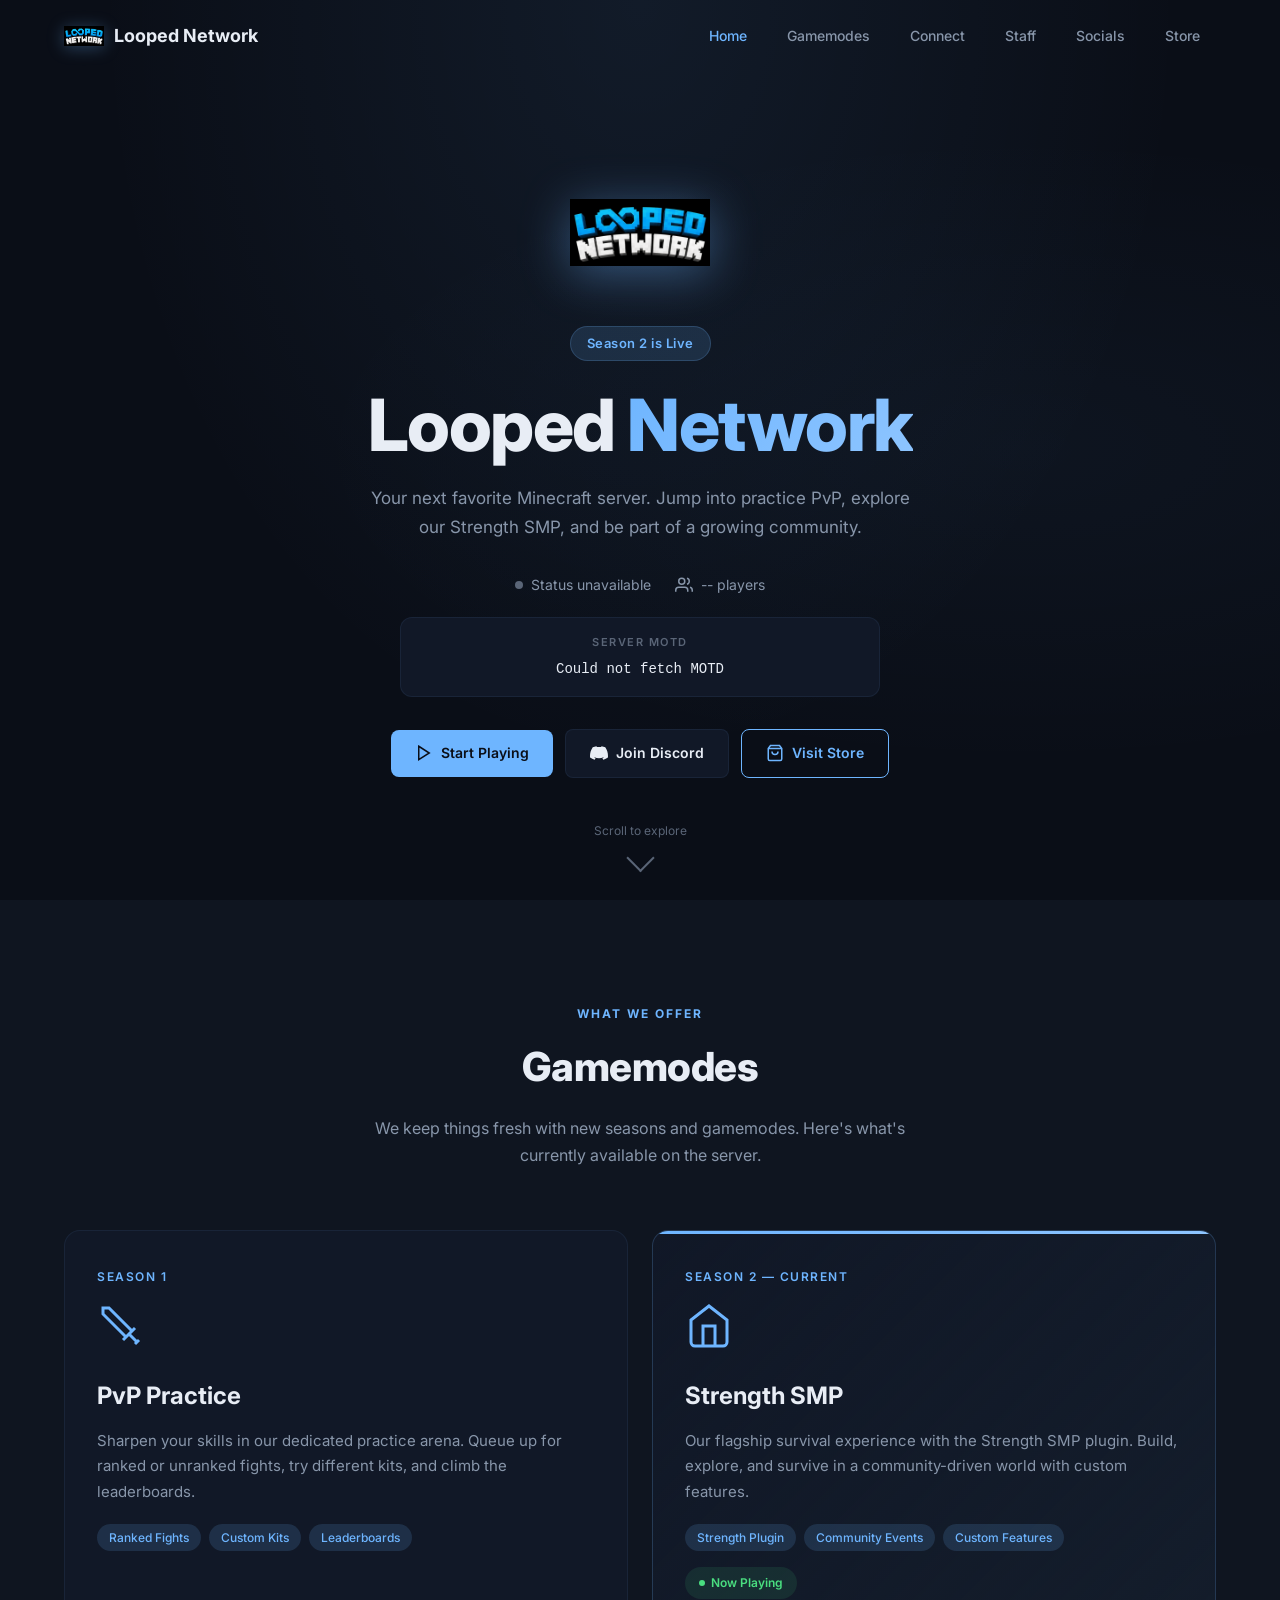
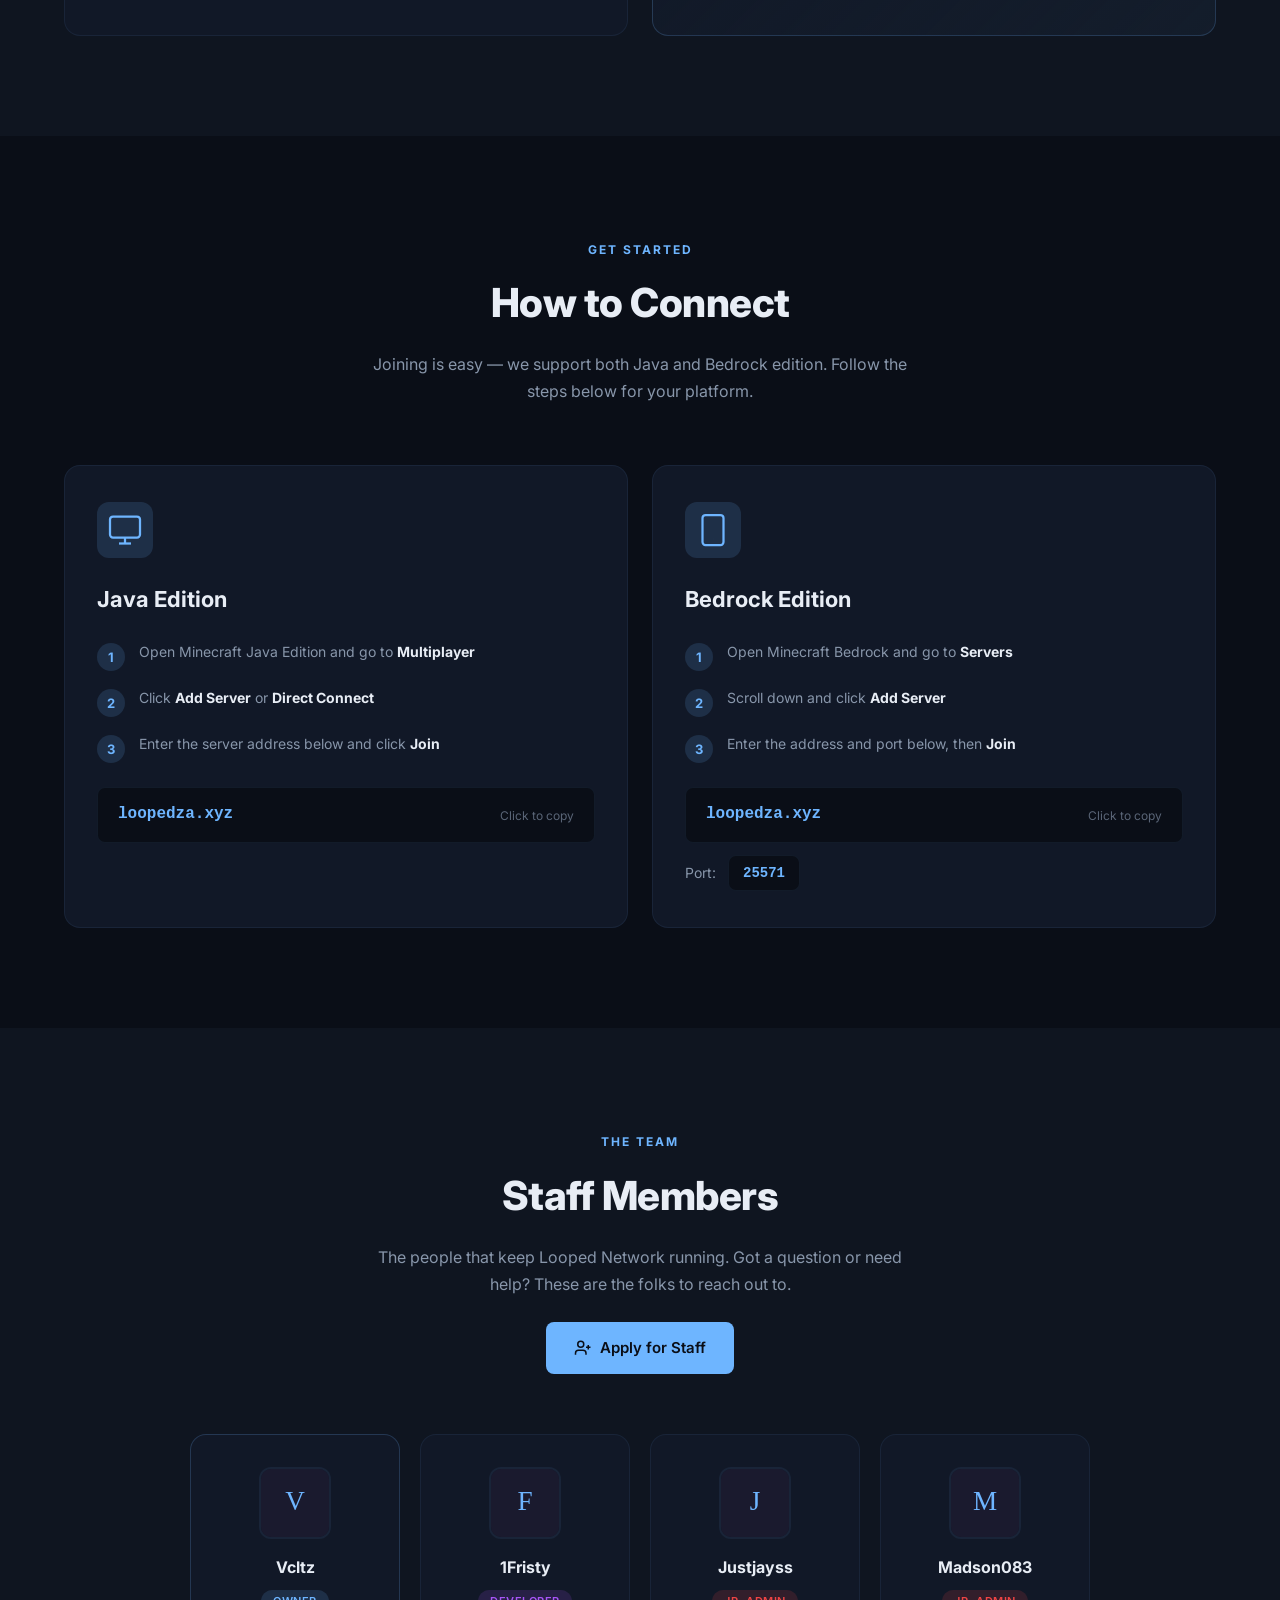
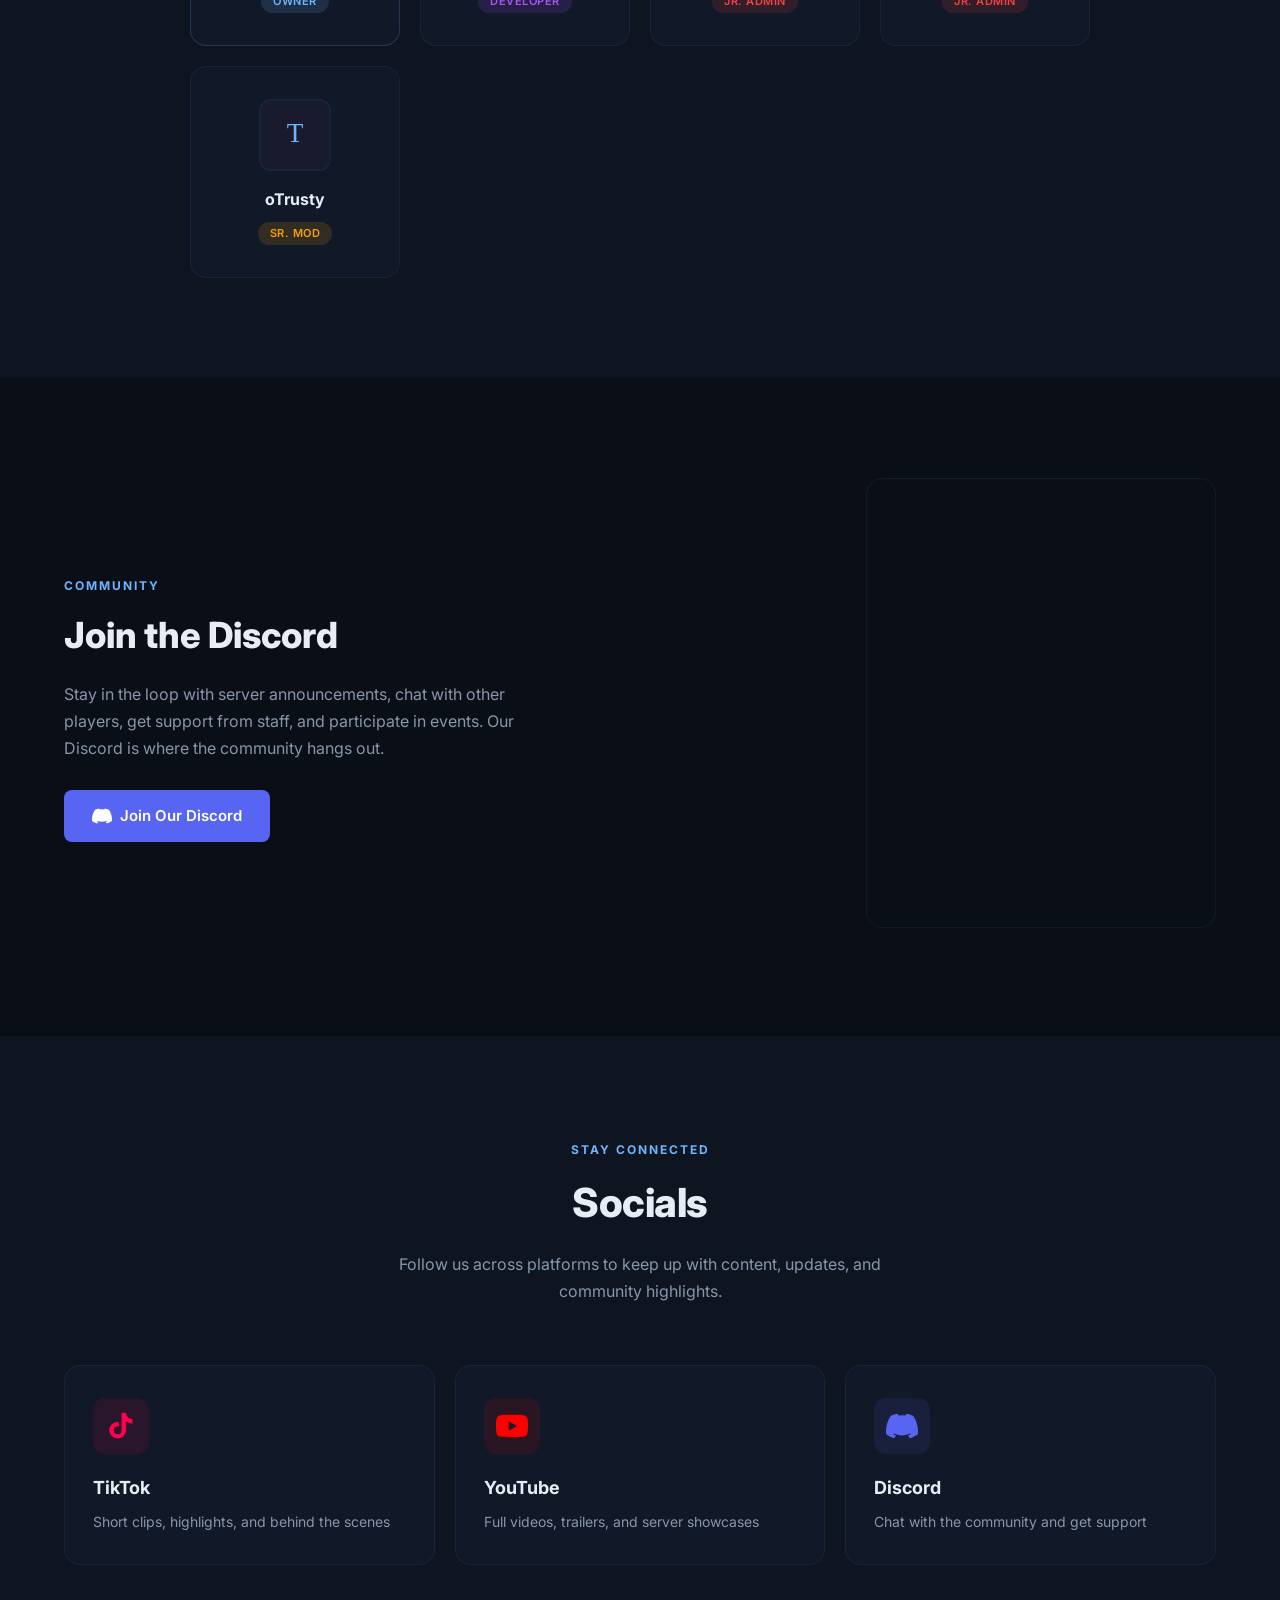
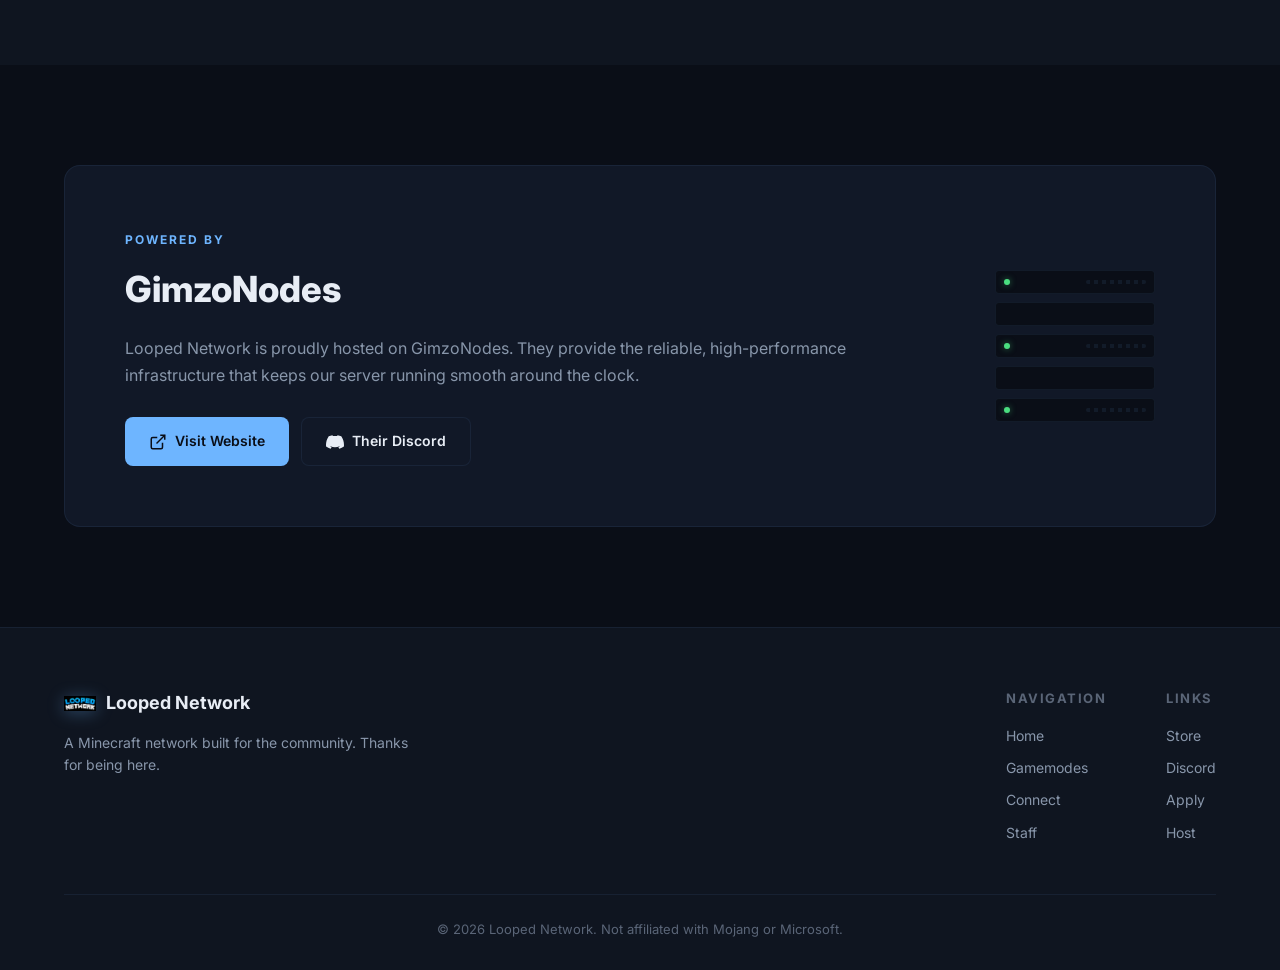
<file: index.html>
<!DOCTYPE html>
<html lang="en">
<head>
    <meta charset="UTF-8">
    <meta name="viewport" content="width=device-width, initial-scale=1.0">
    <title>Looped Network - Minecraft Server</title>
    <link rel="icon" type="image/png" href="logo.png">
    <link rel="apple-touch-icon" href="logo.png">
    <link href="https://fonts.googleapis.com/css2?family=Inter:wght@300;400;500;600;700;800&display=swap" rel="stylesheet">
    <link rel="stylesheet" href="styles.css">
</head>
<body>
    <nav class="navbar" id="navbar">
        <div class="nav-container">
            <a href="#" class="nav-logo">
                <img src="logo.png" alt="Looped Network" class="logo-img">
                <span>Looped Network</span>
            </a>
            <ul class="nav-links" id="navLinks">
                <li><a href="#home">Home</a></li>
                <li><a href="#gamemodes">Gamemodes</a></li>
                <li><a href="#connect">Connect</a></li>
                <li><a href="#staff">Staff</a></li>
                <li><a href="#socials">Socials</a></li>
                <li><a href="store.html">Store</a></li>
            </ul>
            <button class="mobile-toggle" id="mobileToggle" aria-label="Toggle menu">
                <span></span>
                <span></span>
                <span></span>
            </button>
        </div>
    </nav>

    <section class="hero" id="home">
        <div class="hero-bg"></div>
        <div class="hero-particles" id="particles"></div>
        <div class="hero-content">
            <img src="logo.png" alt="Looped Network" class="hero-logo">
            <div class="hero-badge">Season 2 is Live</div>
            <h1>Looped <span class="accent">Network</span></h1>
            <p class="hero-subtitle">Your next favorite Minecraft server. Jump into practice PvP, explore our Strength SMP, and be part of a growing community.</p>
            <div class="server-status" id="serverStatus">
                <div class="status-indicator">
                    <span class="status-dot"></span>
                    <span class="status-text">Fetching status...</span>
                </div>
                <div class="player-count" id="playerCount">
                    <svg width="18" height="18" viewBox="0 0 24 24" fill="none" stroke="currentColor" stroke-width="2"><path d="M17 21v-2a4 4 0 0 0-4-4H5a4 4 0 0 0-4 4v2"/><circle cx="9" cy="7" r="4"/><path d="M23 21v-2a4 4 0 0 0-3-3.87"/><path d="M16 3.13a4 4 0 0 1 0 7.75"/></svg>
                    <span>-- players online</span>
                </div>
            </div>
            <div class="motd-preview" id="motdPreview">
                <div class="motd-label">Server MOTD</div>
                <div class="motd-content" id="motdContent">
                    <span class="motd-line">Loading MOTD...</span>
                </div>
            </div>
            <div class="hero-buttons">
                <a href="#connect" class="btn btn-primary">
                    <svg width="18" height="18" viewBox="0 0 24 24" fill="none" stroke="currentColor" stroke-width="2"><polygon points="5 3 19 12 5 21 5 3"/></svg>
                    Start Playing
                </a>
                <a href="https://discord.gg/Pe7t64aJJ9" target="_blank" class="btn btn-secondary">
                    <svg width="18" height="18" viewBox="0 0 24 24" fill="currentColor"><path d="M20.317 4.37a19.791 19.791 0 0 0-4.885-1.515.074.074 0 0 0-.079.037c-.21.375-.444.864-.608 1.25a18.27 18.27 0 0 0-5.487 0 12.64 12.64 0 0 0-.617-1.25.077.077 0 0 0-.079-.037A19.736 19.736 0 0 0 3.677 4.37a.07.07 0 0 0-.032.027C.533 9.046-.32 13.58.099 18.057a.082.082 0 0 0 .031.057 19.9 19.9 0 0 0 5.993 3.03.078.078 0 0 0 .084-.028 14.09 14.09 0 0 0 1.226-1.994.076.076 0 0 0-.041-.106 13.107 13.107 0 0 1-1.872-.892.077.077 0 0 1-.008-.128 10.2 10.2 0 0 0 .372-.292.074.074 0 0 1 .077-.01c3.928 1.793 8.18 1.793 12.062 0a.074.074 0 0 1 .078.01c.12.098.246.198.373.292a.077.077 0 0 1-.006.127 12.299 12.299 0 0 1-1.873.892.077.077 0 0 0-.041.107c.36.698.772 1.362 1.225 1.993a.076.076 0 0 0 .084.028 19.839 19.839 0 0 0 6.002-3.03.077.077 0 0 0 .032-.054c.5-5.177-.838-9.674-3.549-13.66a.061.061 0 0 0-.031-.03z"/></svg>
                    Join Discord
                </a>
                <a href="https://store.loopedza.xyz" target="_blank" class="btn btn-outline">
                    <svg width="18" height="18" viewBox="0 0 24 24" fill="none" stroke="currentColor" stroke-width="2"><path d="M6 2L3 6v14a2 2 0 0 0 2 2h14a2 2 0 0 0 2-2V6l-3-4z"/><line x1="3" y1="6" x2="21" y2="6"/><path d="M16 10a4 4 0 0 1-8 0"/></svg>
                    Visit Store
                </a>
            </div>
        </div>
        <div class="scroll-indicator">
            <span>Scroll to explore</span>
            <div class="scroll-arrow"></div>
        </div>
    </section>

    <section class="section gamemodes-section" id="gamemodes">
        <div class="container">
            <div class="section-header">
                <span class="section-tag">What We Offer</span>
                <h2>Gamemodes</h2>
                <p>We keep things fresh with new seasons and gamemodes. Here's what's currently available on the server.</p>
            </div>
            <div class="gamemodes-grid">
                <div class="gamemode-card">
                    <div class="gamemode-season">Season 1</div>
                    <div class="gamemode-icon">
                        <svg width="48" height="48" viewBox="0 0 24 24" fill="none" stroke="currentColor" stroke-width="1.5"><path d="M14.5 17.5L3 6V3h3l11.5 11.5"/><path d="M13 19l6-6"/><path d="M16 16l4 4"/><path d="M19 21l2-2"/></svg>
                    </div>
                    <h3>PvP Practice</h3>
                    <p>Sharpen your skills in our dedicated practice arena. Queue up for ranked or unranked fights, try different kits, and climb the leaderboards.</p>
                    <div class="gamemode-features">
                        <span>Ranked Fights</span>
                        <span>Custom Kits</span>
                        <span>Leaderboards</span>
                    </div>
                </div>
                <div class="gamemode-card featured">
                    <div class="gamemode-season">Season 2 — Current</div>
                    <div class="gamemode-icon">
                        <svg width="48" height="48" viewBox="0 0 24 24" fill="none" stroke="currentColor" stroke-width="1.5"><path d="M3 9l9-7 9 7v11a2 2 0 0 1-2 2H5a2 2 0 0 1-2-2z"/><polyline points="9 22 9 12 15 12 15 22"/></svg>
                    </div>
                    <h3>Strength SMP</h3>
                    <p>Our flagship survival experience with the Strength SMP plugin. Build, explore, and survive in a community-driven world with custom features.</p>
                    <div class="gamemode-features">
                        <span>Strength Plugin</span>
                        <span>Community Events</span>
                        <span>Custom Features</span>
                    </div>
                    <div class="gamemode-live-badge">
                        <span class="live-dot"></span> Now Playing
                    </div>
                </div>
            </div>
        </div>
    </section>

    <section class="section connect-section" id="connect">
        <div class="container">
            <div class="section-header">
                <span class="section-tag">Get Started</span>
                <h2>How to Connect</h2>
                <p>Joining is easy — we support both Java and Bedrock edition. Follow the steps below for your platform.</p>
            </div>
            <div class="connect-grid">
                <div class="connect-card">
                    <div class="connect-icon java-icon">
                        <svg width="36" height="36" viewBox="0 0 24 24" fill="none" stroke="currentColor" stroke-width="1.5"><rect x="2" y="3" width="20" height="14" rx="2" ry="2"/><line x1="8" y1="21" x2="16" y2="21"/><line x1="12" y1="17" x2="12" y2="21"/></svg>
                    </div>
                    <h3>Java Edition</h3>
                    <div class="connect-steps">
                        <div class="step">
                            <span class="step-num">1</span>
                            <p>Open Minecraft Java Edition and go to <strong>Multiplayer</strong></p>
                        </div>
                        <div class="step">
                            <span class="step-num">2</span>
                            <p>Click <strong>Add Server</strong> or <strong>Direct Connect</strong></p>
                        </div>
                        <div class="step">
                            <span class="step-num">3</span>
                            <p>Enter the server address below and click <strong>Join</strong></p>
                        </div>
                    </div>
                    <div class="ip-box" onclick="copyIP('loopedza.xyz', this)">
                        <code>loopedza.xyz</code>
                        <span class="copy-hint">Click to copy</span>
                    </div>
                </div>
                <div class="connect-card">
                    <div class="connect-icon bedrock-icon">
                        <svg width="36" height="36" viewBox="0 0 24 24" fill="none" stroke="currentColor" stroke-width="1.5"><rect x="5" y="2" width="14" height="20" rx="2" ry="2"/><line x1="12" y1="18" x2="12.01" y2="18"/></svg>
                    </div>
                    <h3>Bedrock Edition</h3>
                    <div class="connect-steps">
                        <div class="step">
                            <span class="step-num">1</span>
                            <p>Open Minecraft Bedrock and go to <strong>Servers</strong></p>
                        </div>
                        <div class="step">
                            <span class="step-num">2</span>
                            <p>Scroll down and click <strong>Add Server</strong></p>
                        </div>
                        <div class="step">
                            <span class="step-num">3</span>
                            <p>Enter the address and port below, then <strong>Join</strong></p>
                        </div>
                    </div>
                    <div class="ip-box" onclick="copyIP('loopedza.xyz', this)">
                        <code>loopedza.xyz</code>
                        <span class="copy-hint">Click to copy</span>
                    </div>
                    <div class="port-box">
                        <span>Port:</span>
                        <code onclick="copyIP('25571', this)">25571</code>
                    </div>
                </div>
            </div>
        </div>
    </section>

    <section class="section staff-section" id="staff">
        <div class="container">
            <div class="section-header">
                <span class="section-tag">The Team</span>
                <h2>Staff Members</h2>
                <p>The people that keep Looped Network running. Got a question or need help? These are the folks to reach out to.</p>
                <a href="apply.html" class="btn btn-primary apply-cta-btn">
                    <svg width="18" height="18" viewBox="0 0 24 24" fill="none" stroke="currentColor" stroke-width="2"><line x1="19" y1="8" x2="19" y2="14"/><line x1="22" y1="11" x2="16" y2="11"/><path d="M16 21v-2a4 4 0 0 0-4-4H6a4 4 0 0 0-4 4v2"/><circle cx="9" cy="7" r="4"/></svg>
                    Apply for Staff
                </a>
            </div>
<div class="staff-grid">
    <div class="staff-card owner">
        <div class="staff-avatar">
            <img src="https://mc-heads.net/avatar/Vcltz/100" alt="Vcltz" onerror="this.src='data:image/svg+xml,<svg xmlns=%22http://www.w3.org/2000/svg%22 width=%22100%22 height=%22100%22><rect fill=%22%231a1a2e%22 width=%22100%22 height=%22100%22/><text x=%2250%22 y=%2260%22 text-anchor=%22middle%22 fill=%22%236EB5FF%22 font-size=%2240%22>V</text></svg>'">
        </div>
        <div class="staff-info">
            <h4>Vcltz</h4>
            <span class="staff-role role-owner">Owner</span>
        </div>
    </div>
    <div class="staff-card">
        <div class="staff-avatar">
            <img src="https://mc-heads.net/avatar/1Fristy/100" alt="1Fristy" onerror="this.src='data:image/svg+xml,<svg xmlns=%22http://www.w3.org/2000/svg%22 width=%22100%22 height=%22100%22><rect fill=%22%231a1a2e%22 width=%22100%22 height=%22100%22/><text x=%2250%22 y=%2260%22 text-anchor=%22middle%22 fill=%22%236EB5FF%22 font-size=%2240%22>F</text></svg>'">
        </div>
        <div class="staff-info">
            <h4>1Fristy</h4>
            <span class="staff-role role-dev">Developer</span>
        </div>
    </div>
    <div class="staff-card">
        <div class="staff-avatar">
            <img src="https://mc-heads.net/avatar/Justjayss/100" alt="Justjayss" onerror="this.src='data:image/svg+xml,<svg xmlns=%22http://www.w3.org/2000/svg%22 width=%22100%22 height=%22100%22><rect fill=%22%231a1a2e%22 width=%22100%22 height=%22100%22/><text x=%2250%22 y=%2260%22 text-anchor=%22middle%22 fill=%22%236EB5FF%22 font-size=%2240%22>J</text></svg>'">
        </div>
        <div class="staff-info">
            <h4>Justjayss</h4>
            <span class="staff-role role-admin">Jr. Admin</span>
        </div>
    </div>
    <div class="staff-card">
        <div class="staff-avatar">
            <img src="https://mc-heads.net/avatar/Madson083/100" alt="Madson083" onerror="this.src='data:image/svg+xml,<svg xmlns=%22http://www.w3.org/2000/svg%22 width=%22100%22 height=%22100%22><rect fill=%22%231a1a2e%22 width=%22100%22 height=%22100%22/><text x=%2250%22 y=%2260%22 text-anchor=%22middle%22 fill=%22%236EB5FF%22 font-size=%2240%22>M</text></svg>'">
        </div>
        <div class="staff-info">
            <h4>Madson083</h4>
            <span class="staff-role role-admin">Jr. Admin</span>
        </div>
    </div>
    <div class="staff-card">
        <div class="staff-avatar">
            <img src="https://mc-heads.net/avatar/oTrusty/100" alt="oTrusty" onerror="this.src='data:image/svg+xml,<svg xmlns=%22http://www.w3.org/2000/svg%22 width=%22100%22 height=%22100%22><rect fill=%22%231a1a2e%22 width=%22100%22 height=%22100%22/><text x=%2250%22 y=%2260%22 text-anchor=%22middle%22 fill=%22%236EB5FF%22 font-size=%2240%22>T</text></svg>'">
        </div>
        <div class="staff-info">
            <h4>oTrusty</h4>
            <span class="staff-role role-srmod">Sr. Mod</span>
        </div>
    </div>
</div>
    </section>

    <section class="section discord-section" id="discord-section">
        <div class="container">
            <div class="discord-layout">
                <div class="discord-info">
                    <span class="section-tag">Community</span>
                    <h2>Join the Discord</h2>
                    <p>Stay in the loop with server announcements, chat with other players, get support from staff, and participate in events. Our Discord is where the community hangs out.</p>
                    <a href="https://discord.gg/Pe7t64aJJ9" target="_blank" class="btn btn-discord">
                        <svg width="20" height="20" viewBox="0 0 24 24" fill="currentColor"><path d="M20.317 4.37a19.791 19.791 0 0 0-4.885-1.515.074.074 0 0 0-.079.037c-.21.375-.444.864-.608 1.25a18.27 18.27 0 0 0-5.487 0 12.64 12.64 0 0 0-.617-1.25.077.077 0 0 0-.079-.037A19.736 19.736 0 0 0 3.677 4.37a.07.07 0 0 0-.032.027C.533 9.046-.32 13.58.099 18.057a.082.082 0 0 0 .031.057 19.9 19.9 0 0 0 5.993 3.03.078.078 0 0 0 .084-.028 14.09 14.09 0 0 0 1.226-1.994.076.076 0 0 0-.041-.106 13.107 13.107 0 0 1-1.872-.892.077.077 0 0 1-.008-.128 10.2 10.2 0 0 0 .372-.292.074.074 0 0 1 .077-.01c3.928 1.793 8.18 1.793 12.062 0a.074.074 0 0 1 .078.01c.12.098.246.198.373.292a.077.077 0 0 1-.006.127 12.299 12.299 0 0 1-1.873.892.077.077 0 0 0-.041.107c.36.698.772 1.362 1.225 1.993a.076.076 0 0 0 .084.028 19.839 19.839 0 0 0 6.002-3.03.077.077 0 0 0 .032-.054c.5-5.177-.838-9.674-3.549-13.66a.061.061 0 0 0-.031-.03z"/></svg>
                        Join Our Discord
                    </a>
                </div>
                <div class="discord-widget">
                    <iframe src="https://discord.com/widget?id=1467869158061641964&theme=dark" width="350" height="450" allowtransparency="true" frameborder="0" sandbox="allow-popups allow-popups-to-escape-sandbox allow-same-origin allow-scripts"></iframe>
                </div>
            </div>
        </div>
    </section>

    <section class="section socials-section" id="socials">
        <div class="container">
            <div class="section-header">
                <span class="section-tag">Stay Connected</span>
                <h2>Socials</h2>
                <p>Follow us across platforms to keep up with content, updates, and community highlights.</p>
            </div>
            <div class="socials-grid">
                <a href="#" target="_blank" class="social-card tiktok-card">
                    <div class="social-icon">
                        <svg width="32" height="32" viewBox="0 0 24 24" fill="currentColor"><path d="M19.59 6.69a4.83 4.83 0 0 1-3.77-4.25V2h-3.45v13.67a2.89 2.89 0 0 1-2.88 2.5 2.89 2.89 0 0 1-2.89-2.89 2.89 2.89 0 0 1 2.89-2.89c.28 0 .54.04.79.1v-3.5a6.37 6.37 0 0 0-.79-.05A6.34 6.34 0 0 0 3.15 15a6.34 6.34 0 0 0 6.34 6.34 6.34 6.34 0 0 0 6.34-6.34V8.71a8.21 8.21 0 0 0 4.76 1.52V6.79a4.85 4.85 0 0 1-1-.1z"/></svg>
                    </div>
                    <h4>TikTok</h4>
                    <p>Short clips, highlights, and behind the scenes</p>
                </a>
                <a href="#" target="_blank" class="social-card youtube-card">
                    <div class="social-icon">
                        <svg width="32" height="32" viewBox="0 0 24 24" fill="currentColor"><path d="M23.498 6.186a3.016 3.016 0 0 0-2.122-2.136C19.505 3.545 12 3.545 12 3.545s-7.505 0-9.377.505A3.017 3.017 0 0 0 .502 6.186C0 8.07 0 12 0 12s0 3.93.502 5.814a3.016 3.016 0 0 0 2.122 2.136c1.871.505 9.376.505 9.376.505s7.505 0 9.377-.505a3.015 3.015 0 0 0 2.122-2.136C24 15.93 24 12 24 12s0-3.93-.502-5.814zM9.545 15.568V8.432L15.818 12l-6.273 3.568z"/></svg>
                    </div>
                    <h4>YouTube</h4>
                    <p>Full videos, trailers, and server showcases</p>
                </a>
                <a href="https://discord.gg/Pe7t64aJJ9" target="_blank" class="social-card discord-card-social">
                    <div class="social-icon">
                        <svg width="32" height="32" viewBox="0 0 24 24" fill="currentColor"><path d="M20.317 4.37a19.791 19.791 0 0 0-4.885-1.515.074.074 0 0 0-.079.037c-.21.375-.444.864-.608 1.25a18.27 18.27 0 0 0-5.487 0 12.64 12.64 0 0 0-.617-1.25.077.077 0 0 0-.079-.037A19.736 19.736 0 0 0 3.677 4.37a.07.07 0 0 0-.032.027C.533 9.046-.32 13.58.099 18.057a.082.082 0 0 0 .031.057 19.9 19.9 0 0 0 5.993 3.03.078.078 0 0 0 .084-.028 14.09 14.09 0 0 0 1.226-1.994.076.076 0 0 0-.041-.106 13.107 13.107 0 0 1-1.872-.892.077.077 0 0 1-.008-.128 10.2 10.2 0 0 0 .372-.292.074.074 0 0 1 .077-.01c3.928 1.793 8.18 1.793 12.062 0a.074.074 0 0 1 .078.01c.12.098.246.198.373.292a.077.077 0 0 1-.006.127 12.299 12.299 0 0 1-1.873.892.077.077 0 0 0-.041.107c.36.698.772 1.362 1.225 1.993a.076.076 0 0 0 .084.028 19.839 19.839 0 0 0 6.002-3.03.077.077 0 0 0 .032-.054c.5-5.177-.838-9.674-3.549-13.66a.061.061 0 0 0-.031-.03z"/></svg>
                    </div>
                    <h4>Discord</h4>
                    <p>Chat with the community and get support</p>
                </a>
            </div>
        </div>
    </section>

    <section class="section hosting-section" id="hosting">
        <div class="container">
            <div class="hosting-card">
                <div class="hosting-info">
                    <span class="section-tag">Powered By</span>
                    <h2>GimzoNodes</h2>
                    <p>Looped Network is proudly hosted on GimzoNodes. They provide the reliable, high-performance infrastructure that keeps our server running smooth around the clock.</p>
                    <div class="hosting-buttons">
                        <a href="https://gimzonodes.space" target="_blank" class="btn btn-primary">
                            <svg width="18" height="18" viewBox="0 0 24 24" fill="none" stroke="currentColor" stroke-width="2"><path d="M18 13v6a2 2 0 0 1-2 2H5a2 2 0 0 1-2-2V8a2 2 0 0 1 2-2h6"/><polyline points="15 3 21 3 21 9"/><line x1="10" y1="14" x2="21" y2="3"/></svg>
                            Visit Website
                        </a>
                        <a href="https://discord.gg/tpGMevrYRc" target="_blank" class="btn btn-secondary">
                            <svg width="18" height="18" viewBox="0 0 24 24" fill="currentColor"><path d="M20.317 4.37a19.791 19.791 0 0 0-4.885-1.515.074.074 0 0 0-.079.037c-.21.375-.444.864-.608 1.25a18.27 18.27 0 0 0-5.487 0 12.64 12.64 0 0 0-.617-1.25.077.077 0 0 0-.079-.037A19.736 19.736 0 0 0 3.677 4.37a.07.07 0 0 0-.032.027C.533 9.046-.32 13.58.099 18.057a.082.082 0 0 0 .031.057 19.9 19.9 0 0 0 5.993 3.03.078.078 0 0 0 .084-.028 14.09 14.09 0 0 0 1.226-1.994.076.076 0 0 0-.041-.106 13.107 13.107 0 0 1-1.872-.892.077.077 0 0 1-.008-.128 10.2 10.2 0 0 0 .372-.292.074.074 0 0 1 .077-.01c3.928 1.793 8.18 1.793 12.062 0a.074.074 0 0 1 .078.01c.12.098.246.198.373.292a.077.077 0 0 1-.006.127 12.299 12.299 0 0 1-1.873.892.077.077 0 0 0-.041.107c.36.698.772 1.362 1.225 1.993a.076.076 0 0 0 .084.028 19.839 19.839 0 0 0 6.002-3.03.077.077 0 0 0 .032-.054c.5-5.177-.838-9.674-3.549-13.66a.061.061 0 0 0-.031-.03z"/></svg>
                            Their Discord
                        </a>
                    </div>
                </div>
                <div class="hosting-graphic">
                    <div class="server-rack">
                        <div class="rack-unit active"></div>
                        <div class="rack-unit"></div>
                        <div class="rack-unit active"></div>
                        <div class="rack-unit"></div>
                        <div class="rack-unit active"></div>
                    </div>
                </div>
            </div>
        </div>
    </section>

    <footer class="footer">
        <div class="container">
            <div class="footer-content">
                <div class="footer-brand">
                    <div class="footer-logo">
                        <img src="logo.png" alt="Looped Network" class="logo-img">
                        <span>Looped Network</span>
                    </div>
                    <p>A Minecraft network built for the community. Thanks for being here.</p>
                </div>
                <div class="footer-links">
                    <div class="footer-col">
                        <h5>Navigation</h5>
                        <a href="#home">Home</a>
                        <a href="#gamemodes">Gamemodes</a>
                        <a href="#connect">Connect</a>
                        <a href="#staff">Staff</a>
                    </div>
                    <div class="footer-col">
                        <h5>Links</h5>
                        <a href="https://store.loopedza.xyz" target="_blank">Store</a>
                        <a href="https://discord.gg/Pe7t64aJJ9" target="_blank">Discord</a>
                        <a href="apply.html">Apply</a>
                        <a href="https://gimzonodes.space" target="_blank">Host</a>
                    </div>
                </div>
            </div>
            <div class="footer-bottom">
                <p>&copy; 2026 Looped Network. Not affiliated with Mojang or Microsoft.</p>
            </div>
        </div>
    </footer>

    <script src="script.js"></script>
</body>
</html>
</file>
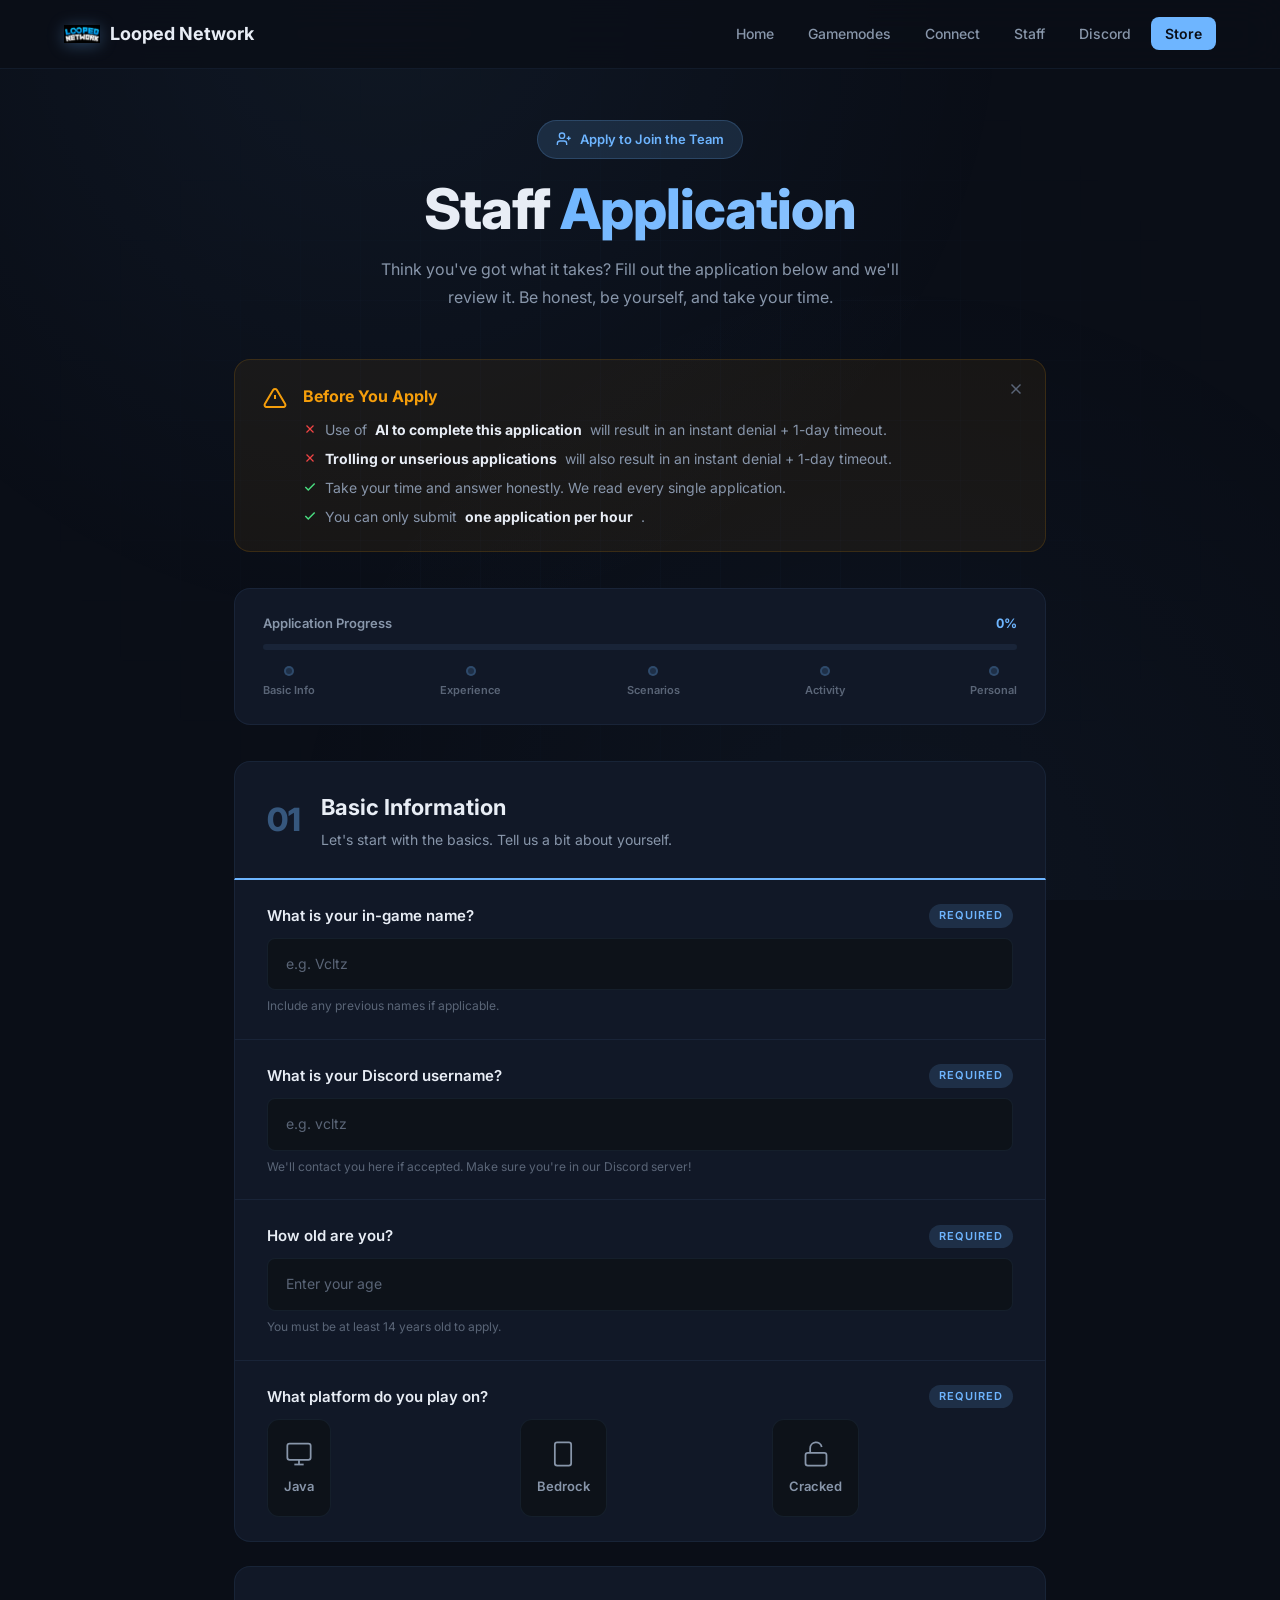
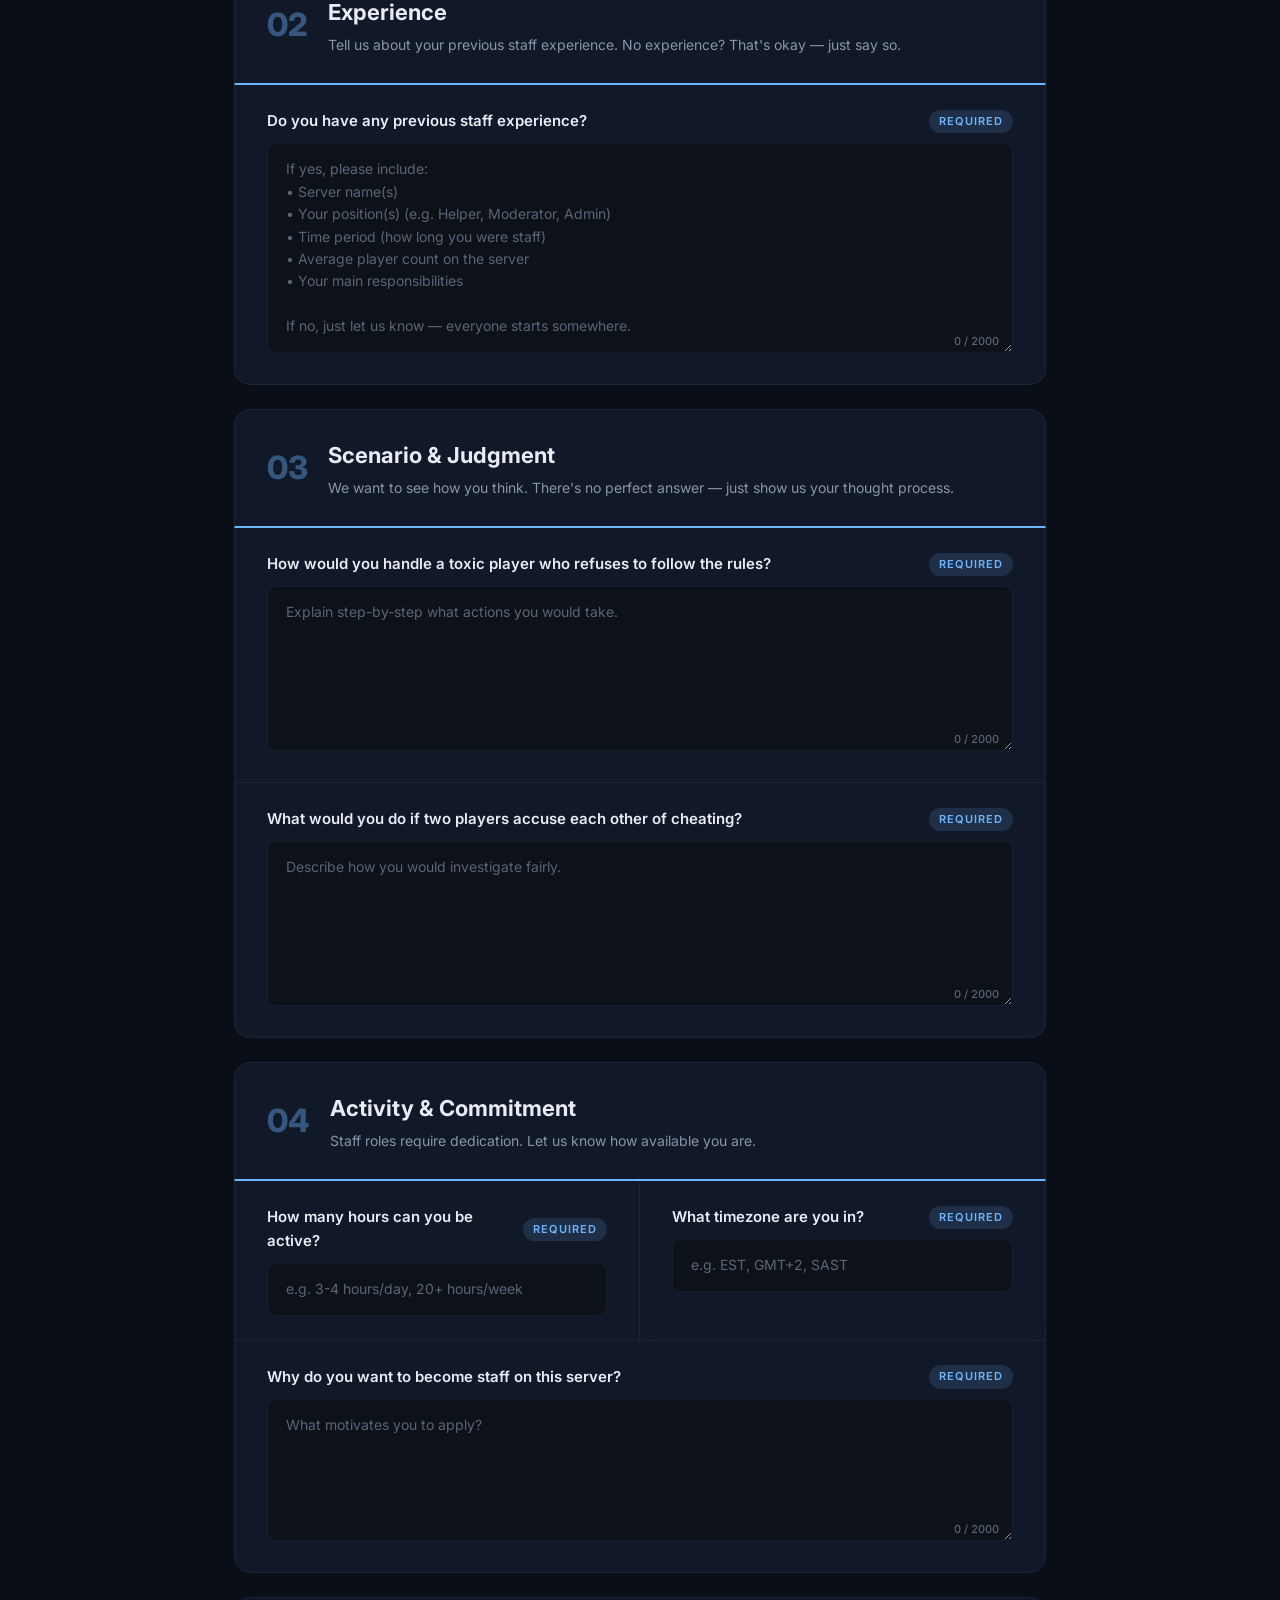
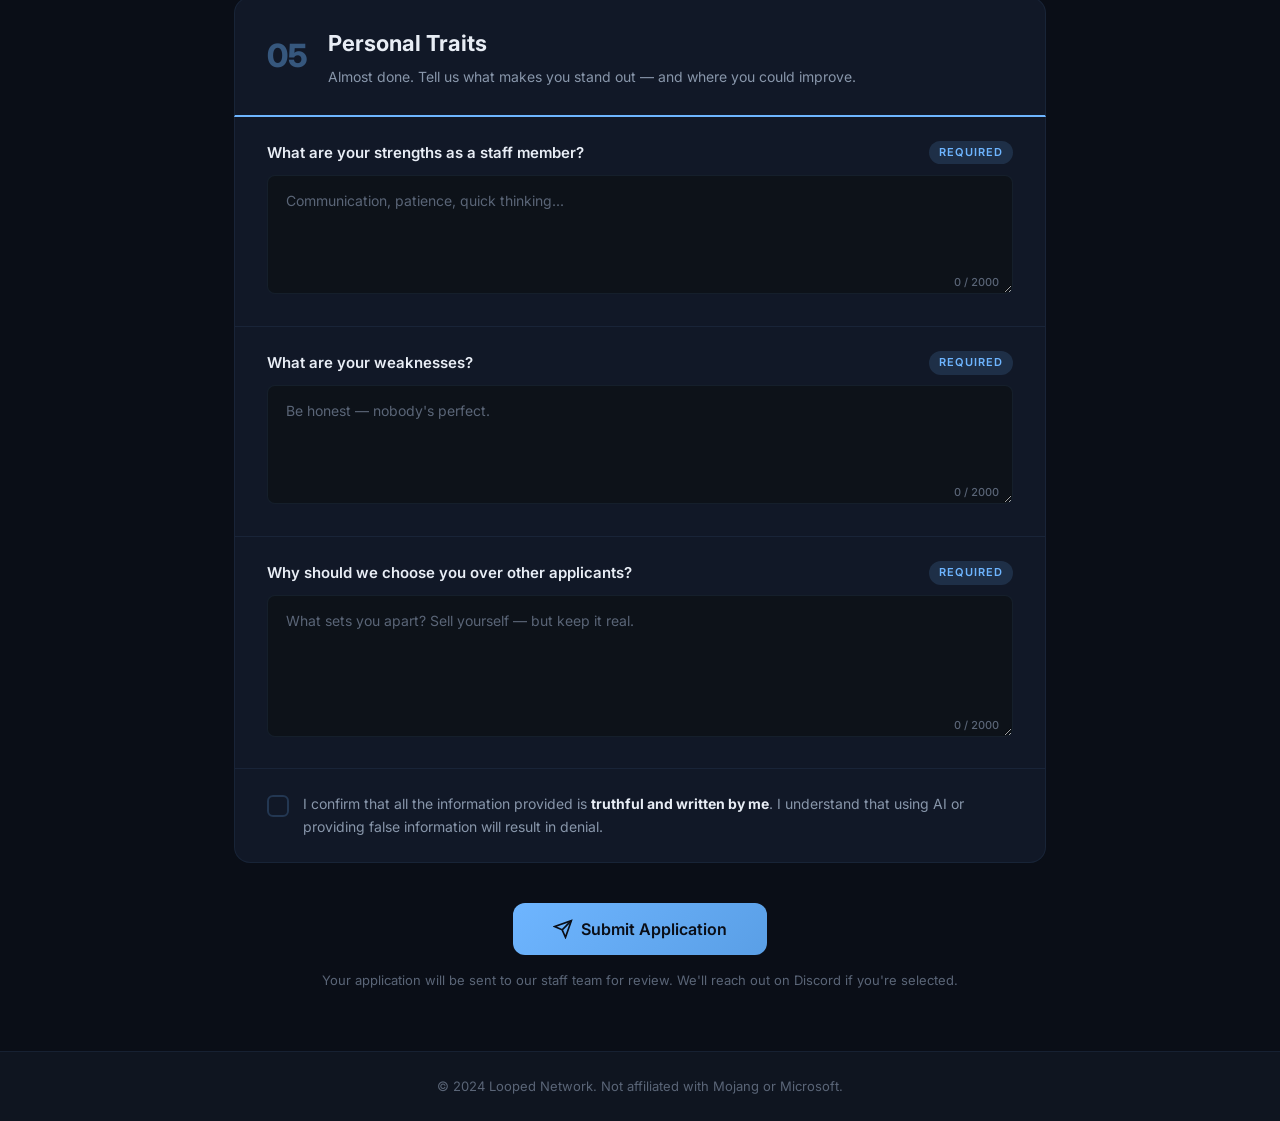
<file: apply.html>
<!DOCTYPE html>
<html lang="en">
<head>
    <meta charset="UTF-8">
    <meta name="viewport" content="width=device-width, initial-scale=1.0">
    <title>Staff Application - Looped Network</title>
    <link rel="icon" type="image/png" href="logo.png">
    <link href="https://fonts.googleapis.com/css2?family=Inter:wght@300;400;500;600;700;800&display=swap" rel="stylesheet">
    <link rel="stylesheet" href="apply-styles.css">
</head>
<body>
    <nav class="navbar" id="navbar">
        <div class="nav-container">
            <a href="index.html" class="nav-logo">
                <img src="logo.png" alt="Looped Network" class="logo-img">
                <span>Looped Network</span>
            </a>
            <ul class="nav-links" id="navLinks">
                <li><a href="index.html">Home</a></li>
                <li><a href="index.html#gamemodes">Gamemodes</a></li>
                <li><a href="index.html#connect">Connect</a></li>
                <li><a href="index.html#staff">Staff</a></li>
                <li><a href="https://discord.gg/Pe7t64aJJ9" target="_blank">Discord</a></li>
                <li><a href="https://store.loopedza.xyz" target="_blank" class="nav-store-btn">Store</a></li>
            </ul>
            <button class="mobile-toggle" id="mobileToggle" aria-label="Toggle menu">
                <span></span><span></span><span></span>
            </button>
        </div>
    </nav>

    <div class="page-bg">
        <div class="bg-gradient"></div>
        <div class="bg-particles" id="particles"></div>
        <div class="bg-grid"></div>
    </div>

    <main class="main-content">
        <div class="container">

            <div class="page-header">
                <div class="header-badge">
                    <svg width="16" height="16" viewBox="0 0 24 24" fill="none" stroke="currentColor" stroke-width="2"><path d="M16 21v-2a4 4 0 0 0-4-4H6a4 4 0 0 0-4 4v2"/><circle cx="9" cy="7" r="4"/><line x1="19" y1="8" x2="19" y2="14"/><line x1="22" y1="11" x2="16" y2="11"/></svg>
                    Apply to Join the Team
                </div>
                <h1>Staff <span class="accent">Application</span></h1>
                <p class="header-desc">Think you've got what it takes? Fill out the application below and we'll review it. Be honest, be yourself, and take your time.</p>
            </div>

            <div class="notice-card" id="noticeCard">
                <div class="notice-icon">
                    <svg width="24" height="24" viewBox="0 0 24 24" fill="none" stroke="currentColor" stroke-width="2"><path d="M10.29 3.86L1.82 18a2 2 0 0 0 1.71 3h16.94a2 2 0 0 0 1.71-3L13.71 3.86a2 2 0 0 0-3.42 0z"/><line x1="12" y1="9" x2="12" y2="13"/><line x1="12" y1="17" x2="12.01" y2="17"/></svg>
                </div>
                <div class="notice-content">
                    <h3>Before You Apply</h3>
                    <ul>
                        <li><svg width="14" height="14" viewBox="0 0 24 24" fill="none" stroke="currentColor" stroke-width="2"><line x1="18" y1="6" x2="6" y2="18"/><line x1="6" y1="6" x2="18" y2="18"/></svg> Use of <strong>AI to complete this application</strong> will result in an instant denial + 1-day timeout.</li>
                        <li><svg width="14" height="14" viewBox="0 0 24 24" fill="none" stroke="currentColor" stroke-width="2"><line x1="18" y1="6" x2="6" y2="18"/><line x1="6" y1="6" x2="18" y2="18"/></svg> <strong>Trolling or unserious applications</strong> will also result in an instant denial + 1-day timeout.</li>
                        <li><svg width="14" height="14" viewBox="0 0 24 24" fill="none" stroke="currentColor" stroke-width="2.5"><polyline points="20 6 9 17 4 12"/></svg> Take your time and answer honestly. We read every single application.</li>
                        <li><svg width="14" height="14" viewBox="0 0 24 24" fill="none" stroke="currentColor" stroke-width="2.5"><polyline points="20 6 9 17 4 12"/></svg> You can only submit <strong>one application per hour</strong>.</li>
                    </ul>
                </div>
                <button class="notice-dismiss" onclick="dismissNotice()" aria-label="Dismiss">
                    <svg width="18" height="18" viewBox="0 0 24 24" fill="none" stroke="currentColor" stroke-width="2"><line x1="18" y1="6" x2="6" y2="18"/><line x1="6" y1="6" x2="18" y2="18"/></svg>
                </button>
            </div>

            <div class="cooldown-banner" id="cooldownBanner" style="display:none;">
                <div class="cooldown-icon">
                    <svg width="24" height="24" viewBox="0 0 24 24" fill="none" stroke="currentColor" stroke-width="2"><circle cx="12" cy="12" r="10"/><polyline points="12 6 12 12 16 14"/></svg>
                </div>
                <div class="cooldown-text">
                    <h3>You've already submitted an application</h3>
                    <p>You can submit another application in <strong id="cooldownTime">--</strong>.</p>
                </div>
            </div>

            <div class="progress-bar-container" id="progressContainer">
                <div class="progress-info">
                    <span class="progress-label">Application Progress</span>
                    <span class="progress-percent" id="progressPercent">0%</span>
                </div>
                <div class="progress-track">
                    <div class="progress-fill" id="progressFill"></div>
                </div>
                <div class="progress-steps">
                    <div class="progress-step active" data-section="1"><span class="step-dot"></span><span class="step-label">Basic Info</span></div>
                    <div class="progress-step" data-section="2"><span class="step-dot"></span><span class="step-label">Experience</span></div>
                    <div class="progress-step" data-section="3"><span class="step-dot"></span><span class="step-label">Scenarios</span></div>
                    <div class="progress-step" data-section="4"><span class="step-dot"></span><span class="step-label">Activity</span></div>
                    <div class="progress-step" data-section="5"><span class="step-dot"></span><span class="step-label">Personal</span></div>
                </div>
            </div>

            <form class="application-form" id="applicationForm" action="https://formbold.com/s/3A7dD" method="POST" autocomplete="off">

                <div class="form-section" data-section="1" id="section1">
                    <div class="section-header-card"><div class="section-number">01</div><div><h2>Basic Information</h2><p>Let's start with the basics. Tell us a bit about yourself.</p></div></div>

                    <div class="form-group">
                        <label for="ign"><span class="label-text">What is your in-game name?</span><span class="label-required">Required</span></label>
                        <input type="text" id="ign" name="ign" placeholder="e.g. Vcltz" required>
                        <span class="field-hint">Include any previous names if applicable.</span>
                    </div>

                    <div class="form-group">
                        <label for="discord"><span class="label-text">What is your Discord username?</span><span class="label-required">Required</span></label>
                        <input type="text" id="discord" name="discord" placeholder="e.g. vcltz" required>
                        <span class="field-hint">We'll contact you here if accepted. Make sure you're in our Discord server!</span>
                    </div>

                <div class="form-group">
                        <label for="age"><span class="label-text">How old are you?</span><span class="label-required">Required</span></label>
                        <input type="number" id="age" name="age" min="14" max="99" placeholder="Enter your age" required>
                        <span class="field-hint">You must be at least 14 years old to apply.</span>
                </div>
                    <div class="form-group">
                        <label><span class="label-text">What platform do you play on?</span><span class="label-required">Required</span></label>
                        <div class="platform-select">
                            <label class="platform-option"><input type="radio" name="platform" value="Java" required><div class="platform-card"><svg width="28" height="28" viewBox="0 0 24 24" fill="none" stroke="currentColor" stroke-width="1.5"><rect x="2" y="3" width="20" height="14" rx="2" ry="2"/><line x1="8" y1="21" x2="16" y2="21"/><line x1="12" y1="17" x2="12" y2="21"/></svg><span>Java</span></div></label>
                            <label class="platform-option"><input type="radio" name="platform" value="Bedrock"><div class="platform-card"><svg width="28" height="28" viewBox="0 0 24 24" fill="none" stroke="currentColor" stroke-width="1.5"><rect x="5" y="2" width="14" height="20" rx="2" ry="2"/><line x1="12" y1="18" x2="12.01" y2="18"/></svg><span>Bedrock</span></div></label>
                            <label class="platform-option"><input type="radio" name="platform" value="Cracked"><div class="platform-card"><svg width="28" height="28" viewBox="0 0 24 24" fill="none" stroke="currentColor" stroke-width="1.5"><rect x="3" y="11" width="18" height="11" rx="2" ry="2"/><path d="M7 11V7a5 5 0 0 1 9.9-1"/></svg><span>Cracked</span></div></label>
                        </div>
                    </div>
                </div>

                <div class="form-section" data-section="2" id="section2">
                    <div class="section-header-card"><div class="section-number">02</div><div><h2>Experience</h2><p>Tell us about your previous staff experience. No experience? That's okay — just say so.</p></div></div>
                    <div class="form-group">
                        <label for="experience"><span class="label-text">Do you have any previous staff experience?</span><span class="label-required">Required</span></label>
                        <div class="textarea-wrapper"><textarea id="experience" name="experience" rows="8" placeholder="If yes, please include:&#10;• Server name(s)&#10;• Your position(s) (e.g. Helper, Moderator, Admin)&#10;• Time period (how long you were staff)&#10;• Average player count on the server&#10;• Your main responsibilities&#10;&#10;If no, just let us know — everyone starts somewhere." required></textarea><div class="char-count" id="experienceCount">0 / 2000</div></div>
                    </div>
                </div>

                <div class="form-section" data-section="3" id="section3">
                    <div class="section-header-card"><div class="section-number">03</div><div><h2>Scenario & Judgment</h2><p>We want to see how you think. There's no perfect answer — just show us your thought process.</p></div></div>
                    <div class="form-group">
                        <label for="scenario1"><span class="label-text">How would you handle a toxic player who refuses to follow the rules?</span><span class="label-required">Required</span></label>
                        <div class="textarea-wrapper"><textarea id="scenario1" name="toxic_player_scenario" rows="6" placeholder="Explain step-by-step what actions you would take." required></textarea><div class="char-count" id="scenario1Count">0 / 2000</div></div>
                    </div>
                    <div class="form-group">
                        <label for="scenario2"><span class="label-text">What would you do if two players accuse each other of cheating?</span><span class="label-required">Required</span></label>
                        <div class="textarea-wrapper"><textarea id="scenario2" name="cheating_scenario" rows="6" placeholder="Describe how you would investigate fairly." required></textarea><div class="char-count" id="scenario2Count">0 / 2000</div></div>
                    </div>
                </div>

                <div class="form-section" data-section="4" id="section4">
                    <div class="section-header-card"><div class="section-number">04</div><div><h2>Activity & Commitment</h2><p>Staff roles require dedication. Let us know how available you are.</p></div></div>
                    <div class="form-row">
                        <div class="form-group">
                            <label for="hours"><span class="label-text">How many hours can you be active?</span><span class="label-required">Required</span></label>
                            <input type="text" id="hours" name="hours" placeholder="e.g. 3-4 hours/day, 20+ hours/week" required>
                        </div>
                        <div class="form-group">
                            <label for="timezone"><span class="label-text">What timezone are you in?</span><span class="label-required">Required</span></label>
                            <input type="text" id="timezone" name="timezone" placeholder="e.g. EST, GMT+2, SAST" required>
                        </div>
                    </div>
                    <div class="form-group">
                        <label for="whyjoin"><span class="label-text">Why do you want to become staff on this server?</span><span class="label-required">Required</span></label>
                        <div class="textarea-wrapper"><textarea id="whyjoin" name="why_join" rows="5" placeholder="What motivates you to apply?" required></textarea><div class="char-count" id="whyjoinCount">0 / 2000</div></div>
                    </div>
                </div>

                <div class="form-section" data-section="5" id="section5">
                    <div class="section-header-card"><div class="section-number">05</div><div><h2>Personal Traits</h2><p>Almost done. Tell us what makes you stand out — and where you could improve.</p></div></div>
                    <div class="form-group">
                        <label for="strengths"><span class="label-text">What are your strengths as a staff member?</span><span class="label-required">Required</span></label>
                        <div class="textarea-wrapper"><textarea id="strengths" name="strengths" rows="4" placeholder="Communication, patience, quick thinking..." required></textarea><div class="char-count" id="strengthsCount">0 / 2000</div></div>
                    </div>
                    <div class="form-group">
                        <label for="weaknesses"><span class="label-text">What are your weaknesses?</span><span class="label-required">Required</span></label>
                        <div class="textarea-wrapper"><textarea id="weaknesses" name="weaknesses" rows="4" placeholder="Be honest — nobody's perfect." required></textarea><div class="char-count" id="weaknessesCount">0 / 2000</div></div>
                    </div>
                    <div class="form-group">
                        <label for="whyyou"><span class="label-text">Why should we choose you over other applicants?</span><span class="label-required">Required</span></label>
                        <div class="textarea-wrapper"><textarea id="whyyou" name="why_you" rows="5" placeholder="What sets you apart? Sell yourself — but keep it real." required></textarea><div class="char-count" id="whyyouCount">0 / 2000</div></div>
                    </div>

                    <div class="agreement-box">
                        <label class="checkbox-label">
                            <input type="checkbox" id="agreement" name="agreement" value="Yes, I confirm" required>
                            <span class="checkbox-custom"></span>
                            <span>I confirm that all the information provided is <strong>truthful and written by me</strong>. I understand that using AI or providing false information will result in denial.</span>
                        </label>
                    </div>
                </div>

                <div class="form-actions">
                    <button type="submit" class="btn btn-submit" id="submitBtn">
                        <svg width="20" height="20" viewBox="0 0 24 24" fill="none" stroke="currentColor" stroke-width="2"><path d="M22 2L11 13"/><path d="M22 2l-7 20-4-9-9-4 20-7z"/></svg>
                        <span>Submit Application</span>
                    </button>
                    <p class="submit-note">Your application will be sent to our staff team for review. We'll reach out on Discord if you're selected.</p>
                </div>
            </form>

            <div class="success-modal" id="successModal">
                <div class="success-content">
                    <div class="success-animation">
                        <svg class="checkmark" viewBox="0 0 52 52"><circle class="checkmark-circle" cx="26" cy="26" r="25" fill="none"/><path class="checkmark-check" fill="none" d="M14.1 27.2l7.1 7.2 16.7-16.8"/></svg>
                    </div>
                    <h2>Application Submitted!</h2>
                    <p>Thanks for applying to Looped Network. We've received your application and our staff team will review it soon.</p>
                    <p class="success-discord">Keep an eye on your <strong>Discord DMs</strong> — we'll reach out there if you're selected for the next step.</p>
                    <div class="success-buttons">
                        <a href="index.html" class="btn btn-primary"><svg width="18" height="18" viewBox="0 0 24 24" fill="none" stroke="currentColor" stroke-width="2"><path d="M3 9l9-7 9 7v11a2 2 0 0 1-2 2H5a2 2 0 0 1-2-2z"/><polyline points="9 22 9 12 15 12 15 22"/></svg> Back to Home</a>
                        <a href="https://discord.gg/Pe7t64aJJ9" target="_blank" class="btn btn-discord"><svg width="18" height="18" viewBox="0 0 24 24" fill="currentColor"><path d="M20.317 4.37a19.791 19.791 0 0 0-4.885-1.515.074.074 0 0 0-.079.037c-.21.375-.444.864-.608 1.25a18.27 18.27 0 0 0-5.487 0 12.64 12.64 0 0 0-.617-1.25.077.077 0 0 0-.079-.037A19.736 19.736 0 0 0 3.677 4.37a.07.07 0 0 0-.032.027C.533 9.046-.32 13.58.099 18.057a.082.082 0 0 0 .031.057 19.9 19.9 0 0 0 5.993 3.03.078.078 0 0 0 .084-.028c.36-.698.772-1.362 1.225-1.993a.076.076 0 0 0-.041-.107 13.107 13.107 0 0 1-1.872-.892.077.077 0 0 1-.008-.128 10.2 10.2 0 0 0 .372-.292.074.074 0 0 1 .077-.01c3.928 1.793 8.18 1.793 12.062 0a.074.074 0 0 1 .078.01c.12.098.246.198.373.292a.077.077 0 0 1-.006.127 12.299 12.299 0 0 1-1.873.892.077.077 0 0 0-.041.107c.36.698.772 1.362 1.225 1.993a.076.076 0 0 0 .084.028 19.839 19.839 0 0 0 6.002-3.03.077.077 0 0 0 .032-.054c.5-5.177-.838-9.674-3.549-13.66a.061.061 0 0 0-.031-.03z"/></svg> Join Discord</a>
                    </div>
                </div>
            </div>

        </div>
    </main>

    <footer class="footer"><div class="container"><div class="footer-bottom"><p>&copy; 2024 Looped Network. Not affiliated with Mojang or Microsoft.</p></div></div></footer>
    <script src="apply-script.js"></script>
</body>
</html>
</file>
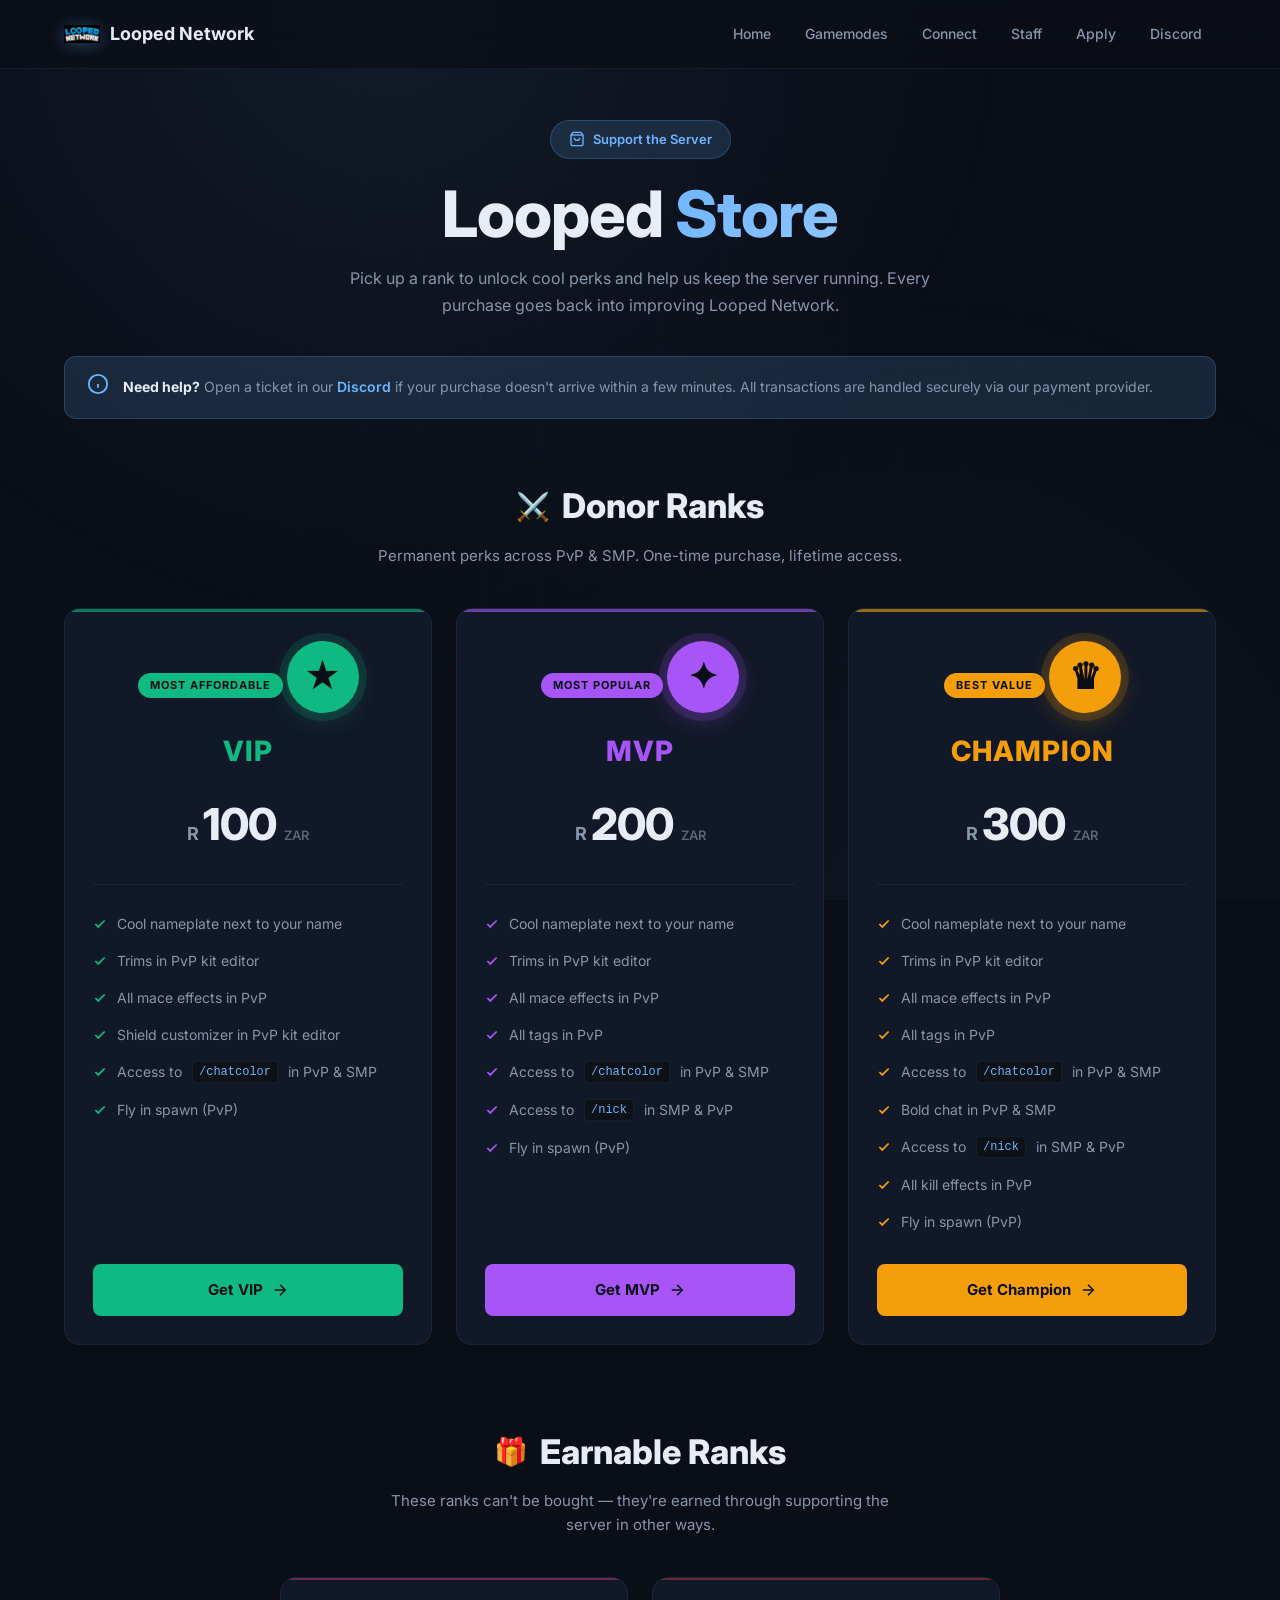
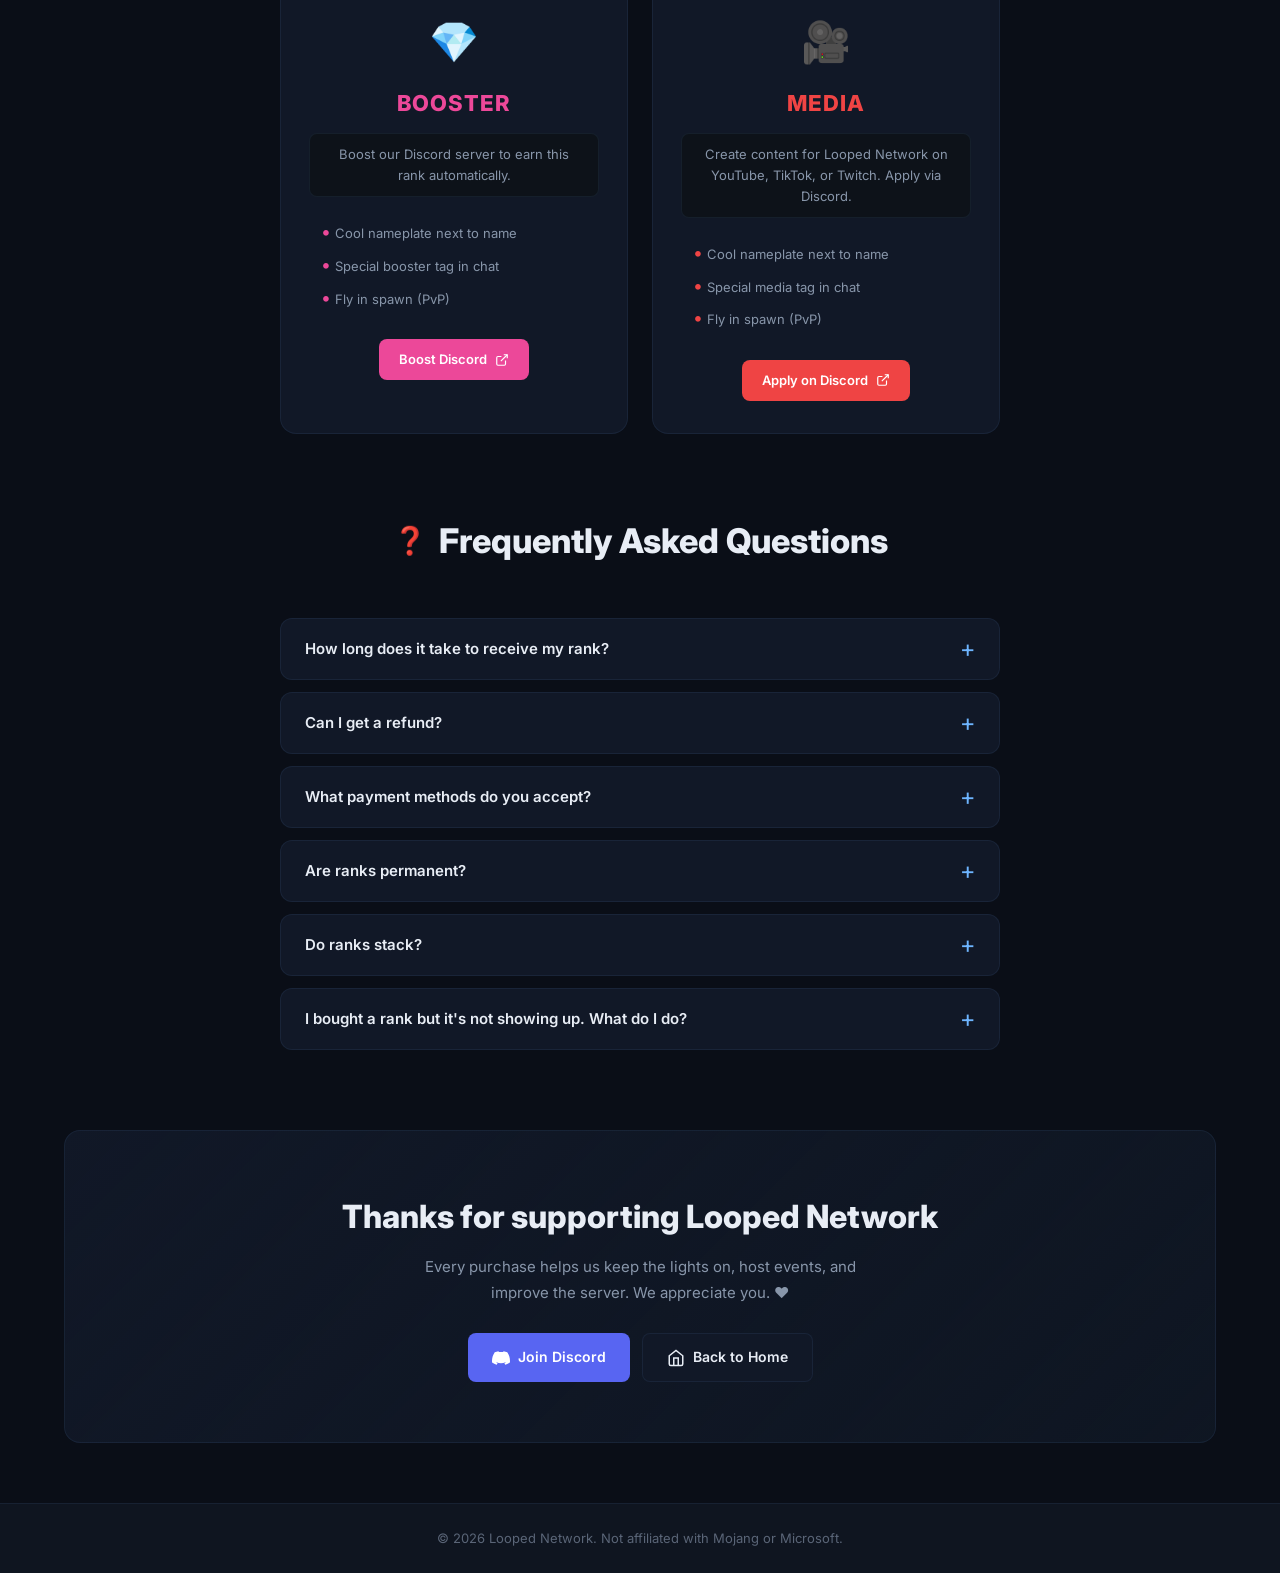
<file: store.html>
<!DOCTYPE html>
<html lang="en">
<head>
    <meta charset="UTF-8">
    <meta name="viewport" content="width=device-width, initial-scale=1.0">
    <title>Store - Looped Network</title>
    <link rel="icon" type="image/png" href="logo.png">
    <link href="https://fonts.googleapis.com/css2?family=Inter:wght@300;400;500;600;700;800&display=swap" rel="stylesheet">
    <link rel="stylesheet" href="store-styles.css">
</head>
<body>
    <nav class="navbar" id="navbar">
        <div class="nav-container">
            <a href="index.html" class="nav-logo">
                <img src="logo.png" alt="Looped Network" class="logo-img">
                <span>Looped Network</span>
            </a>
            <ul class="nav-links" id="navLinks">
                <li><a href="index.html">Home</a></li>
                <li><a href="index.html#gamemodes">Gamemodes</a></li>
                <li><a href="index.html#connect">Connect</a></li>
                <li><a href="index.html#staff">Staff</a></li>
                <li><a href="apply.html">Apply</a></li>
                <li><a href="https://discord.gg/Pe7t64aJJ9" target="_blank">Discord</a></li>
            </ul>
            <button class="mobile-toggle" id="mobileToggle" aria-label="Toggle menu">
                <span></span><span></span><span></span>
            </button>
        </div>
    </nav>

    <div class="page-bg">
        <div class="bg-gradient"></div>
        <div class="bg-particles" id="particles"></div>
        <div class="bg-grid"></div>
    </div>

    <main class="main-content">
        <div class="container">

            <div class="page-header">
                <div class="header-badge">
                    <svg width="16" height="16" viewBox="0 0 24 24" fill="none" stroke="currentColor" stroke-width="2"><path d="M6 2L3 6v14a2 2 0 0 0 2 2h14a2 2 0 0 0 2-2V6l-3-4z"/><line x1="3" y1="6" x2="21" y2="6"/><path d="M16 10a4 4 0 0 1-8 0"/></svg>
                    Support the Server
                </div>
                <h1>Looped <span class="accent">Store</span></h1>
                <p class="header-desc">Pick up a rank to unlock cool perks and help us keep the server running. Every purchase goes back into improving Looped Network.</p>
            </div>

            <div class="info-banner">
                <div class="info-icon">
                    <svg width="22" height="22" viewBox="0 0 24 24" fill="none" stroke="currentColor" stroke-width="2"><circle cx="12" cy="12" r="10"/><line x1="12" y1="16" x2="12" y2="12"/><line x1="12" y1="8" x2="12.01" y2="8"/></svg>
                </div>
                <div class="info-text">
                    <strong>Need help?</strong> Open a ticket in our <a href="https://discord.gg/Pe7t64aJJ9" target="_blank">Discord</a> if your purchase doesn't arrive within a few minutes. All transactions are handled securely via our payment provider.
                </div>
            </div>

            <section class="store-section">
                <div class="section-title">
                    <h2><span class="title-icon">⚔️</span> Donor Ranks</h2>
                    <p>Permanent perks across PvP & SMP. One-time purchase, lifetime access.</p>
                </div>

                <div class="ranks-grid">

                    <!-- VIP -->
                    <div class="rank-card rank-vip">
                        <div class="rank-glow"></div>
                        <div class="rank-header">
                            <div class="rank-badge">Most Affordable</div>
                            <div class="rank-icon-wrapper">
                                <div class="rank-icon-bg"></div>
                                <div class="rank-icon">★</div>
                            </div>
                            <h3 class="rank-name">VIP</h3>
                            <div class="rank-price">
                                <span class="price-currency">R</span>
                                <span class="price-amount">100</span>
                                <span class="price-period">ZAR</span>
                            </div>
                        </div>
                        <ul class="rank-perks">
                            <li><svg width="14" height="14" viewBox="0 0 24 24" fill="none" stroke="currentColor" stroke-width="3"><polyline points="20 6 9 17 4 12"/></svg> Cool nameplate next to your name</li>
                            <li><svg width="14" height="14" viewBox="0 0 24 24" fill="none" stroke="currentColor" stroke-width="3"><polyline points="20 6 9 17 4 12"/></svg> Trims in PvP kit editor</li>
                            <li><svg width="14" height="14" viewBox="0 0 24 24" fill="none" stroke="currentColor" stroke-width="3"><polyline points="20 6 9 17 4 12"/></svg> All mace effects in PvP</li>
                            <li><svg width="14" height="14" viewBox="0 0 24 24" fill="none" stroke="currentColor" stroke-width="3"><polyline points="20 6 9 17 4 12"/></svg> Shield customizer in PvP kit editor</li>
                            <li><svg width="14" height="14" viewBox="0 0 24 24" fill="none" stroke="currentColor" stroke-width="3"><polyline points="20 6 9 17 4 12"/></svg> Access to <code>/chatcolor</code> in PvP & SMP</li>
                            <li><svg width="14" height="14" viewBox="0 0 24 24" fill="none" stroke="currentColor" stroke-width="3"><polyline points="20 6 9 17 4 12"/></svg> Fly in spawn (PvP)</li>
                        </ul>
                        <a href="https://store.loopedza.xyz/package/1525045" target="_blank" class="rank-buy-btn">
                            <span>Get VIP</span>
                            <svg width="18" height="18" viewBox="0 0 24 24" fill="none" stroke="currentColor" stroke-width="2"><line x1="5" y1="12" x2="19" y2="12"/><polyline points="12 5 19 12 12 19"/></svg>
                        </a>
                    </div>

                    <!-- MVP -->
                    <div class="rank-card rank-mvp">
                        <div class="rank-glow"></div>
                        <div class="rank-header">
                            <div class="rank-badge">Most Popular</div>
                            <div class="rank-icon-wrapper">
                                <div class="rank-icon-bg"></div>
                                <div class="rank-icon">✦</div>
                            </div>
                            <h3 class="rank-name">MVP</h3>
                            <div class="rank-price">
                                <span class="price-currency">R</span>
                                <span class="price-amount">200</span>
                                <span class="price-period">ZAR</span>
                            </div>
                        </div>
                        <ul class="rank-perks">
                            <li><svg width="14" height="14" viewBox="0 0 24 24" fill="none" stroke="currentColor" stroke-width="3"><polyline points="20 6 9 17 4 12"/></svg> Cool nameplate next to your name</li>
                            <li><svg width="14" height="14" viewBox="0 0 24 24" fill="none" stroke="currentColor" stroke-width="3"><polyline points="20 6 9 17 4 12"/></svg> Trims in PvP kit editor</li>
                            <li><svg width="14" height="14" viewBox="0 0 24 24" fill="none" stroke="currentColor" stroke-width="3"><polyline points="20 6 9 17 4 12"/></svg> All mace effects in PvP</li>
                            <li><svg width="14" height="14" viewBox="0 0 24 24" fill="none" stroke="currentColor" stroke-width="3"><polyline points="20 6 9 17 4 12"/></svg> All tags in PvP</li>
                            <li><svg width="14" height="14" viewBox="0 0 24 24" fill="none" stroke="currentColor" stroke-width="3"><polyline points="20 6 9 17 4 12"/></svg> Access to <code>/chatcolor</code> in PvP & SMP</li>
                            <li><svg width="14" height="14" viewBox="0 0 24 24" fill="none" stroke="currentColor" stroke-width="3"><polyline points="20 6 9 17 4 12"/></svg> Access to <code>/nick</code> in SMP & PvP</li>
                            <li><svg width="14" height="14" viewBox="0 0 24 24" fill="none" stroke="currentColor" stroke-width="3"><polyline points="20 6 9 17 4 12"/></svg> Fly in spawn (PvP)</li>
                        </ul>
                        <a href="https://store.loopedza.xyz/package/1525048" target="_blank" class="rank-buy-btn">
                            <span>Get MVP</span>
                            <svg width="18" height="18" viewBox="0 0 24 24" fill="none" stroke="currentColor" stroke-width="2"><line x1="5" y1="12" x2="19" y2="12"/><polyline points="12 5 19 12 12 19"/></svg>
                        </a>
                    </div>

                    <!-- CHAMPION -->
                    <div class="rank-card rank-champion">
                        <div class="rank-glow"></div>
                        <div class="rank-header">
                            <div class="rank-badge">Best Value</div>
                            <div class="rank-icon-wrapper">
                                <div class="rank-icon-bg"></div>
                                <div class="rank-icon">♛</div>
                            </div>
                            <h3 class="rank-name">CHAMPION</h3>
                            <div class="rank-price">
                                <span class="price-currency">R</span>
                                <span class="price-amount">300</span>
                                <span class="price-period">ZAR</span>
                            </div>
                        </div>
                        <ul class="rank-perks">
                            <li><svg width="14" height="14" viewBox="0 0 24 24" fill="none" stroke="currentColor" stroke-width="3"><polyline points="20 6 9 17 4 12"/></svg> Cool nameplate next to your name</li>
                            <li><svg width="14" height="14" viewBox="0 0 24 24" fill="none" stroke="currentColor" stroke-width="3"><polyline points="20 6 9 17 4 12"/></svg> Trims in PvP kit editor</li>
                            <li><svg width="14" height="14" viewBox="0 0 24 24" fill="none" stroke="currentColor" stroke-width="3"><polyline points="20 6 9 17 4 12"/></svg> All mace effects in PvP</li>
                            <li><svg width="14" height="14" viewBox="0 0 24 24" fill="none" stroke="currentColor" stroke-width="3"><polyline points="20 6 9 17 4 12"/></svg> All tags in PvP</li>
                            <li><svg width="14" height="14" viewBox="0 0 24 24" fill="none" stroke="currentColor" stroke-width="3"><polyline points="20 6 9 17 4 12"/></svg> Access to <code>/chatcolor</code> in PvP & SMP</li>
                            <li><svg width="14" height="14" viewBox="0 0 24 24" fill="none" stroke="currentColor" stroke-width="3"><polyline points="20 6 9 17 4 12"/></svg> Bold chat in PvP & SMP</li>
                            <li><svg width="14" height="14" viewBox="0 0 24 24" fill="none" stroke="currentColor" stroke-width="3"><polyline points="20 6 9 17 4 12"/></svg> Access to <code>/nick</code> in SMP & PvP</li>
                            <li><svg width="14" height="14" viewBox="0 0 24 24" fill="none" stroke="currentColor" stroke-width="3"><polyline points="20 6 9 17 4 12"/></svg> All kill effects in PvP</li>
                            <li><svg width="14" height="14" viewBox="0 0 24 24" fill="none" stroke="currentColor" stroke-width="3"><polyline points="20 6 9 17 4 12"/></svg> Fly in spawn (PvP)</li>
                        </ul>
                        <a href="https://store.loopedza.xyz/package/1525051" target="_blank" class="rank-buy-btn">
                            <span>Get Champion</span>
                            <svg width="18" height="18" viewBox="0 0 24 24" fill="none" stroke="currentColor" stroke-width="2"><line x1="5" y1="12" x2="19" y2="12"/><polyline points="12 5 19 12 12 19"/></svg>
                        </a>
                    </div>

                </div>
            </section>

            <section class="store-section">
                <div class="section-title">
                    <h2><span class="title-icon">🎁</span> Earnable Ranks</h2>
                    <p>These ranks can't be bought — they're earned through supporting the server in other ways.</p>
                </div>

                <div class="earned-grid">

                    <div class="earned-card earned-booster">
                        <div class="earned-icon">💎</div>
                        <h3>BOOSTER</h3>
                        <p class="earned-how">Boost our Discord server to earn this rank automatically.</p>
                        <ul class="earned-perks">
                            <li>Cool nameplate next to name</li>
                            <li>Special booster tag in chat</li>
                            <li>Fly in spawn (PvP)</li>
                        </ul>
                        <a href="https://discord.gg/Pe7t64aJJ9" target="_blank" class="earned-btn">
                            Boost Discord
                            <svg width="14" height="14" viewBox="0 0 24 24" fill="none" stroke="currentColor" stroke-width="2"><path d="M18 13v6a2 2 0 0 1-2 2H5a2 2 0 0 1-2-2V8a2 2 0 0 1 2-2h6"/><polyline points="15 3 21 3 21 9"/><line x1="10" y1="14" x2="21" y2="3"/></svg>
                        </a>
                    </div>

                    <div class="earned-card earned-media">
                        <div class="earned-icon">🎥</div>
                        <h3>MEDIA</h3>
                        <p class="earned-how">Create content for Looped Network on YouTube, TikTok, or Twitch. Apply via Discord.</p>
                        <ul class="earned-perks">
                            <li>Cool nameplate next to name</li>
                            <li>Special media tag in chat</li>
                            <li>Fly in spawn (PvP)</li>
                        </ul>
                        <a href="https://discord.gg/Pe7t64aJJ9" target="_blank" class="earned-btn">
                            Apply on Discord
                            <svg width="14" height="14" viewBox="0 0 24 24" fill="none" stroke="currentColor" stroke-width="2"><path d="M18 13v6a2 2 0 0 1-2 2H5a2 2 0 0 1-2-2V8a2 2 0 0 1 2-2h6"/><polyline points="15 3 21 3 21 9"/><line x1="10" y1="14" x2="21" y2="3"/></svg>
                        </a>
                    </div>

                </div>
            </section>

            <section class="faq-section">
                <div class="section-title">
                    <h2><span class="title-icon">❓</span> Frequently Asked Questions</h2>
                </div>

                <div class="faq-list">
                    <details class="faq-item">
                        <summary>How long does it take to receive my rank?</summary>
                        <p>Ranks are usually delivered within a few minutes after a successful payment. If you don't receive your rank within 10 minutes, please open a support ticket in our Discord.</p>
                    </details>
                    <details class="faq-item">
                        <summary>Can I get a refund?</summary>
                        <p>All purchases are final. Since digital perks are delivered instantly, refunds are only considered in exceptional cases (like a failed delivery we can't resolve). Please contact staff before requesting one.</p>
                    </details>
                    <details class="faq-item">
                        <summary>What payment methods do you accept?</summary>
                        <p>Our store supports all major payment methods including credit/debit cards, PayPal, and more — handled securely through our payment processor.</p>
                    </details>
                    <details class="faq-item">
                        <summary>Are ranks permanent?</summary>
                        <p>Yes! All donor ranks are permanent and tied to your Minecraft account. They work across both PvP and SMP gamemodes.</p>
                    </details>
                    <details class="faq-item">
                        <summary>Do ranks stack?</summary>
                        <p>When you upgrade to a higher rank, you'll automatically receive all the perks of the lower tiers plus the new ones. No need to keep the old ones active.</p>
                    </details>
                    <details class="faq-item">
                        <summary>I bought a rank but it's not showing up. What do I do?</summary>
                        <p>First, try relogging into the server. If it still doesn't appear, head to our Discord and open a ticket — staff will sort it out as soon as possible.</p>
                    </details>
                </div>
            </section>

            <section class="cta-section">
                <h2>Thanks for supporting Looped Network</h2>
                <p>Every purchase helps us keep the lights on, host events, and improve the server. We appreciate you. ❤️</p>
                <div class="cta-buttons">
                    <a href="https://discord.gg/Pe7t64aJJ9" target="_blank" class="btn btn-discord">
                        <svg width="18" height="18" viewBox="0 0 24 24" fill="currentColor"><path d="M20.317 4.37a19.791 19.791 0 0 0-4.885-1.515.074.074 0 0 0-.079.037c-.21.375-.444.864-.608 1.25a18.27 18.27 0 0 0-5.487 0 12.64 12.64 0 0 0-.617-1.25.077.077 0 0 0-.079-.037A19.736 19.736 0 0 0 3.677 4.37a.07.07 0 0 0-.032.027C.533 9.046-.32 13.58.099 18.057a.082.082 0 0 0 .031.057 19.9 19.9 0 0 0 5.993 3.03.078.078 0 0 0 .084-.028 14.09 14.09 0 0 0 1.226-1.994.076.076 0 0 0-.041-.106 13.107 13.107 0 0 1-1.872-.892.077.077 0 0 1-.008-.128 10.2 10.2 0 0 0 .372-.292.074.074 0 0 1 .077-.01c3.928 1.793 8.18 1.793 12.062 0a.074.074 0 0 1 .078.01c.12.098.246.198.373.292a.077.077 0 0 1-.006.127 12.299 12.299 0 0 1-1.873.892.077.077 0 0 0-.041.107c.36.698.772 1.362 1.225 1.993a.076.076 0 0 0 .084.028 19.839 19.839 0 0 0 6.002-3.03.077.077 0 0 0 .032-.054c.5-5.177-.838-9.674-3.549-13.66a.061.061 0 0 0-.031-.03z"/></svg>
                        Join Discord
                    </a>
                    <a href="index.html" class="btn btn-secondary">
                        <svg width="18" height="18" viewBox="0 0 24 24" fill="none" stroke="currentColor" stroke-width="2"><path d="M3 9l9-7 9 7v11a2 2 0 0 1-2 2H5a2 2 0 0 1-2-2z"/><polyline points="9 22 9 12 15 12 15 22"/></svg>
                        Back to Home
                    </a>
                </div>
            </section>

        </div>
    </main>

    <footer class="footer">
        <div class="container">
            <div class="footer-bottom">
                <p>&copy; 2026 Looped Network. Not affiliated with Mojang or Microsoft.</p>
            </div>
        </div>
    </footer>

    <script src="store-script.js"></script>
</body>
</html>
</file>
<file: styles.css>
*, *::before, *::after { margin: 0; padding: 0; box-sizing: border-box; }

:root {
    --primary: #6EB5FF;
    --primary-dark: #5A9FE6;
    --primary-light: #8EC5FF;
    --primary-glow: rgba(110, 181, 255, 0.15);
    --bg-dark: #0a0e17;
    --bg-card: #111827;
    --bg-card-hover: #1a2332;
    --bg-surface: #0f1520;
    --text-primary: #e8edf5;
    --text-secondary: #8896aa;
    --text-muted: #5a6577;
    --border: rgba(110, 181, 255, 0.08);
    --border-hover: rgba(110, 181, 255, 0.2);
    --discord-color: #5865F2;
    --success: #4ade80;
    --radius: 12px;
    --radius-lg: 16px;
    --radius-sm: 8px;
}

html { scroll-behavior: smooth; scrollbar-width: thin; scrollbar-color: var(--primary-dark) var(--bg-dark); }
body { font-family: 'Inter', -apple-system, sans-serif; background: var(--bg-dark); color: var(--text-primary); line-height: 1.6; overflow-x: hidden; }
::-webkit-scrollbar { width: 8px; }
::-webkit-scrollbar-track { background: var(--bg-dark); }
::-webkit-scrollbar-thumb { background: var(--primary-dark); border-radius: 4px; }
.container { max-width: 1200px; margin: 0 auto; padding: 0 24px; }
.section { padding: 100px 0; }

.navbar { position: fixed; top: 0; left: 0; right: 0; z-index: 1000; padding: 16px 0; transition: all 0.3s ease; }
.navbar.scrolled { background: rgba(10, 14, 23, 0.9); backdrop-filter: blur(20px); border-bottom: 1px solid var(--border); padding: 10px 0; }
.nav-container { max-width: 1200px; margin: 0 auto; padding: 0 24px; display: flex; align-items: center; justify-content: space-between; }
.nav-logo { display: flex; align-items: center; gap: 10px; text-decoration: none; color: var(--text-primary); font-weight: 700; font-size: 18px; }
.logo-img { width: 40px; height: 40px; object-fit: contain; filter: drop-shadow(0 2px 8px rgba(110, 181, 255, 0.3)); transition: transform 0.3s ease; }
.nav-logo:hover .logo-img { transform: scale(1.08) rotate(-5deg); }
.hero-logo { width: 140px; height: 140px; object-fit: contain; margin: 0 auto 24px; display: block; filter: drop-shadow(0 8px 24px rgba(110, 181, 255, 0.4)); animation: float-logo 4s ease-in-out infinite; }
@keyframes float-logo { 0%, 100% { transform: translateY(0); } 50% { transform: translateY(-10px); } }
.footer-logo .logo-img { width: 32px; height: 32px; }
.nav-links { display: flex; align-items: center; gap: 8px; list-style: none; }
.nav-links a { text-decoration: none; color: var(--text-secondary); font-size: 14px; font-weight: 500; padding: 8px 16px; border-radius: var(--radius-sm); transition: all 0.2s ease; }
.nav-links a:hover { color: var(--text-primary); background: var(--primary-glow); }
.nav-store-btn { background: var(--primary) !important; color: var(--bg-dark) !important; font-weight: 600 !important; padding: 8px 20px !important; }
.nav-store-btn:hover { background: var(--primary-light) !important; transform: translateY(-1px); }
.mobile-toggle { display: none; flex-direction: column; gap: 5px; background: none; border: none; cursor: pointer; padding: 4px; }
.mobile-toggle span { width: 24px; height: 2px; background: var(--text-primary); border-radius: 2px; transition: all 0.3s ease; }

.hero { min-height: 100vh; display: flex; align-items: center; justify-content: center; position: relative; padding: 120px 24px 80px; overflow: hidden; }
.hero-bg { position: absolute; inset: 0; background: radial-gradient(ellipse at 50% 0%, rgba(110, 181, 255, 0.08) 0%, transparent 60%), radial-gradient(ellipse at 80% 50%, rgba(110, 181, 255, 0.04) 0%, transparent 50%); }
.hero-particles { position: absolute; inset: 0; pointer-events: none; }
.particle { position: absolute; width: 2px; height: 2px; background: var(--primary); border-radius: 50%; opacity: 0; animation: float-particle linear infinite; }
@keyframes float-particle { 0% { opacity: 0; transform: translateY(100vh) scale(0); } 10% { opacity: 0.6; } 90% { opacity: 0.6; } 100% { opacity: 0; transform: translateY(-10vh) scale(1); } }
.hero-content { text-align: center; max-width: 720px; position: relative; z-index: 1; }
.hero-badge { display: inline-block; padding: 6px 16px; background: var(--primary-glow); border: 1px solid var(--border-hover); border-radius: 20px; font-size: 13px; font-weight: 600; color: var(--primary); margin-bottom: 24px; letter-spacing: 0.5px; }
.hero h1 { font-size: clamp(42px, 8vw, 72px); font-weight: 800; line-height: 1.1; margin-bottom: 20px; letter-spacing: -1.5px; }
.accent { background: linear-gradient(135deg, var(--primary), var(--primary-light)); -webkit-background-clip: text; -webkit-text-fill-color: transparent; background-clip: text; }
.hero-subtitle { font-size: 17px; color: var(--text-secondary); max-width: 540px; margin: 0 auto 32px; line-height: 1.7; }
.server-status { display: flex; align-items: center; justify-content: center; gap: 24px; margin-bottom: 20px; flex-wrap: wrap; }
.status-indicator { display: flex; align-items: center; gap: 8px; font-size: 14px; color: var(--text-secondary); }
.status-dot { width: 8px; height: 8px; border-radius: 50%; background: var(--text-muted); transition: background 0.3s; }
.status-dot.online { background: var(--success); box-shadow: 0 0 8px rgba(74, 222, 128, 0.5); animation: pulse-dot 2s infinite; }
.status-dot.offline { background: #f87171; }
@keyframes pulse-dot { 0%, 100% { opacity: 1; } 50% { opacity: 0.5; } }
.player-count { display: flex; align-items: center; gap: 8px; font-size: 14px; color: var(--text-secondary); }
.motd-preview { background: var(--bg-card); border: 1px solid var(--border); border-radius: var(--radius); padding: 16px 24px; margin: 0 auto 32px; max-width: 480px; }
.motd-label { font-size: 11px; text-transform: uppercase; letter-spacing: 1.5px; color: var(--text-muted); margin-bottom: 8px; font-weight: 600; }
.motd-content { font-family: 'Courier New', monospace; font-size: 14px; color: var(--text-primary); line-height: 1.5; }
.hero-buttons { display: flex; align-items: center; justify-content: center; gap: 12px; flex-wrap: wrap; }

.btn { display: inline-flex; align-items: center; gap: 8px; padding: 12px 24px; border-radius: var(--radius-sm); font-size: 14px; font-weight: 600; text-decoration: none; transition: all 0.25s ease; cursor: pointer; border: none; }
.btn-primary { background: var(--primary); color: var(--bg-dark); }
.btn-primary:hover { background: var(--primary-light); transform: translateY(-2px); box-shadow: 0 8px 24px rgba(110, 181, 255, 0.25); }
.btn-secondary { background: var(--bg-card); color: var(--text-primary); border: 1px solid var(--border); }
.btn-secondary:hover { border-color: var(--border-hover); background: var(--bg-card-hover); transform: translateY(-2px); }
.btn-outline { background: transparent; color: var(--primary); border: 1px solid var(--primary); }
.btn-outline:hover { background: var(--primary-glow); transform: translateY(-2px); }
.btn-discord { background: var(--discord-color); color: white; padding: 14px 28px; font-size: 15px; }
.btn-discord:hover { background: #4752c4; transform: translateY(-2px); box-shadow: 0 8px 24px rgba(88, 101, 242, 0.3); }
.apply-cta-btn { margin-top: 24px; padding: 14px 28px; font-size: 15px; }
.apply-cta-btn:hover { transform: translateY(-2px); box-shadow: 0 8px 24px rgba(110, 181, 255, 0.3); }
.scroll-indicator { position: absolute; bottom: 32px; left: 50%; transform: translateX(-50%); display: flex; flex-direction: column; align-items: center; gap: 8px; color: var(--text-muted); font-size: 12px; animation: bounce-scroll 2s infinite; }
.scroll-arrow { width: 20px; height: 20px; border-right: 2px solid var(--text-muted); border-bottom: 2px solid var(--text-muted); transform: rotate(45deg); }
@keyframes bounce-scroll { 0%, 100% { transform: translateX(-50%) translateY(0); } 50% { transform: translateX(-50%) translateY(8px); } }

.section-header { text-align: center; margin-bottom: 60px; }
.section-tag { display: inline-block; font-size: 12px; font-weight: 700; text-transform: uppercase; letter-spacing: 2px; color: var(--primary); margin-bottom: 12px; }
.section-header h2 { font-size: clamp(28px, 5vw, 40px); font-weight: 800; margin-bottom: 16px; letter-spacing: -0.5px; }
.section-header p { font-size: 16px; color: var(--text-secondary); max-width: 560px; margin: 0 auto; line-height: 1.7; }

.gamemodes-section { background: var(--bg-surface); }
.gamemodes-grid { display: grid; grid-template-columns: repeat(auto-fit, minmax(320px, 1fr)); gap: 24px; }
.gamemode-card { background: var(--bg-card); border: 1px solid var(--border); border-radius: var(--radius-lg); padding: 36px 32px; transition: all 0.3s ease; position: relative; overflow: hidden; }
.gamemode-card:hover { border-color: var(--border-hover); transform: translateY(-4px); box-shadow: 0 12px 40px rgba(0, 0, 0, 0.3); }
.gamemode-card.featured { border-color: rgba(110, 181, 255, 0.2); background: linear-gradient(135deg, var(--bg-card), rgba(110, 181, 255, 0.05)); }
.gamemode-card.featured::before { content: ''; position: absolute; top: 0; left: 0; right: 0; height: 3px; background: linear-gradient(90deg, var(--primary), var(--primary-light)); }
.gamemode-season { font-size: 12px; font-weight: 600; text-transform: uppercase; letter-spacing: 1.5px; color: var(--primary); margin-bottom: 16px; }
.gamemode-icon { color: var(--primary); margin-bottom: 20px; }
.gamemode-card h3 { font-size: 24px; font-weight: 700; margin-bottom: 12px; }
.gamemode-card p { color: var(--text-secondary); font-size: 15px; line-height: 1.7; margin-bottom: 20px; }
.gamemode-features { display: flex; flex-wrap: wrap; gap: 8px; }
.gamemode-features span { padding: 4px 12px; background: var(--primary-glow); border-radius: 20px; font-size: 12px; font-weight: 500; color: var(--primary); }
.gamemode-live-badge { display: inline-flex; align-items: center; gap: 6px; margin-top: 16px; padding: 6px 14px; background: rgba(74, 222, 128, 0.1); border-radius: 20px; font-size: 12px; font-weight: 600; color: var(--success); }
.live-dot { width: 6px; height: 6px; border-radius: 50%; background: var(--success); animation: pulse-dot 1.5s infinite; }

.connect-grid { display: grid; grid-template-columns: repeat(auto-fit, minmax(320px, 1fr)); gap: 24px; }
.connect-card { background: var(--bg-card); border: 1px solid var(--border); border-radius: var(--radius-lg); padding: 36px 32px; transition: all 0.3s ease; }
.connect-card:hover { border-color: var(--border-hover); }
.connect-icon { width: 56px; height: 56px; border-radius: var(--radius); display: flex; align-items: center; justify-content: center; margin-bottom: 24px; color: var(--primary); background: var(--primary-glow); }
.connect-card h3 { font-size: 22px; font-weight: 700; margin-bottom: 24px; }
.connect-steps { display: flex; flex-direction: column; gap: 16px; margin-bottom: 24px; }
.step { display: flex; align-items: flex-start; gap: 14px; }
.step-num { width: 28px; height: 28px; min-width: 28px; border-radius: 50%; background: var(--primary-glow); color: var(--primary); display: flex; align-items: center; justify-content: center; font-size: 13px; font-weight: 700; margin-top: 2px; }
.step p { color: var(--text-secondary); font-size: 14px; line-height: 1.6; }
.step strong { color: var(--text-primary); }
.ip-box { background: var(--bg-dark); border: 1px solid var(--border); border-radius: var(--radius-sm); padding: 14px 20px; display: flex; align-items: center; justify-content: space-between; cursor: pointer; transition: all 0.2s ease; user-select: none; }
.ip-box:hover { border-color: var(--primary); background: var(--primary-glow); }
.ip-box code { font-family: 'Courier New', monospace; font-size: 16px; font-weight: 600; color: var(--primary); }
.copy-hint { font-size: 12px; color: var(--text-muted); transition: color 0.2s; }
.ip-box:hover .copy-hint { color: var(--primary); }
.port-box { margin-top: 12px; display: flex; align-items: center; gap: 12px; font-size: 14px; color: var(--text-secondary); }
.port-box code { background: var(--bg-dark); border: 1px solid var(--border); padding: 6px 14px; border-radius: var(--radius-sm); font-family: 'Courier New', monospace; font-weight: 600; color: var(--primary); cursor: pointer; transition: all 0.2s ease; }
.port-box code:hover { border-color: var(--primary); background: var(--primary-glow); }

.staff-section { background: var(--bg-surface); }
.staff-grid { display: grid; grid-template-columns: repeat(auto-fit, minmax(200px, 1fr)); gap: 20px; max-width: 900px; margin: 0 auto; }
.staff-card { background: var(--bg-card); border: 1px solid var(--border); border-radius: var(--radius-lg); padding: 32px 24px; text-align: center; transition: all 0.3s ease; }
.staff-card:hover { border-color: var(--border-hover); transform: translateY(-4px); box-shadow: 0 8px 30px rgba(0, 0, 0, 0.25); }
.staff-card.owner { border-color: rgba(110, 181, 255, 0.2); }
.staff-avatar { width: 72px; height: 72px; border-radius: var(--radius); overflow: hidden; margin: 0 auto 16px; border: 2px solid var(--border); transition: border-color 0.3s; }
.staff-card:hover .staff-avatar { border-color: var(--primary); }
.staff-avatar img { width: 100%; height: 100%; object-fit: cover; image-rendering: pixelated; }
.staff-info h4 { font-size: 16px; font-weight: 700; margin-bottom: 6px; }
.staff-role { display: inline-block; padding: 3px 12px; border-radius: 20px; font-size: 11px; font-weight: 600; text-transform: uppercase; letter-spacing: 0.5px; }
.role-owner { background: rgba(110, 181, 255, 0.15); color: var(--primary); }
.role-dev { background: rgba(168, 85, 247, 0.15); color: #a855f7; }
.role-admin { background: rgba(239, 68, 68, 0.15); color: #ef4444; }
.role-srmod { background: rgba(245, 158, 11, 0.15); color: #f59e0b; }
.role-mod { background: rgba(34, 197, 94, 0.15); color: #22c55e; }

.discord-layout { display: grid; grid-template-columns: 1fr auto; gap: 60px; align-items: center; }
.discord-info { max-width: 500px; }
.discord-info h2 { font-size: clamp(28px, 4vw, 36px); font-weight: 800; margin-bottom: 16px; }
.discord-info p { color: var(--text-secondary); font-size: 16px; line-height: 1.7; margin-bottom: 28px; }
.discord-widget iframe { border-radius: var(--radius-lg); border: 1px solid var(--border); }

.socials-section { background: var(--bg-surface); }
.socials-grid { display: grid; grid-template-columns: repeat(auto-fit, minmax(260px, 1fr)); gap: 20px; }
.social-card { background: var(--bg-card); border: 1px solid var(--border); border-radius: var(--radius-lg); padding: 32px 28px; text-decoration: none; color: var(--text-primary); transition: all 0.3s ease; }
.social-card:hover { transform: translateY(-4px); box-shadow: 0 8px 30px rgba(0, 0, 0, 0.25); }
.tiktok-card:hover { border-color: #ff0050; }
.youtube-card:hover { border-color: #ff0000; }
.discord-card-social:hover { border-color: var(--discord-color); }
.social-icon { width: 56px; height: 56px; border-radius: var(--radius); display: flex; align-items: center; justify-content: center; margin-bottom: 20px; }
.tiktok-card .social-icon { background: rgba(255, 0, 80, 0.1); color: #ff0050; }
.youtube-card .social-icon { background: rgba(255, 0, 0, 0.1); color: #ff0000; }
.discord-card-social .social-icon { background: rgba(88, 101, 242, 0.1); color: var(--discord-color); }
.social-card h4 { font-size: 18px; font-weight: 700; margin-bottom: 8px; }
.social-card p { color: var(--text-secondary); font-size: 14px; line-height: 1.5; }

.hosting-card { background: var(--bg-card); border: 1px solid var(--border); border-radius: var(--radius-lg); padding: 60px; display: grid; grid-template-columns: 1fr auto; gap: 60px; align-items: center; }
.hosting-info h2 { font-size: clamp(28px, 4vw, 36px); font-weight: 800; margin-bottom: 16px; }
.hosting-info p { color: var(--text-secondary); font-size: 16px; line-height: 1.7; margin-bottom: 28px; }
.hosting-buttons { display: flex; gap: 12px; flex-wrap: wrap; }
.server-rack { display: flex; flex-direction: column; gap: 8px; }
.rack-unit { width: 160px; height: 24px; background: var(--bg-dark); border: 1px solid var(--border); border-radius: 4px; position: relative; overflow: hidden; }
.rack-unit.active::after { content: ''; position: absolute; left: 8px; top: 50%; transform: translateY(-50%); width: 6px; height: 6px; border-radius: 50%; background: var(--success); box-shadow: 0 0 6px rgba(74, 222, 128, 0.5); animation: pulse-dot 2s infinite; }
.rack-unit.active::before { content: ''; position: absolute; right: 8px; top: 50%; transform: translateY(-50%); width: 60px; height: 4px; background: repeating-linear-gradient(90deg, var(--border) 0px, var(--border) 4px, transparent 4px, transparent 8px); border-radius: 2px; }

.footer { border-top: 1px solid var(--border); padding: 60px 0 30px; background: var(--bg-surface); }
.footer-content { display: flex; justify-content: space-between; gap: 60px; margin-bottom: 40px; }
.footer-brand { max-width: 360px; }
.footer-logo { display: flex; align-items: center; gap: 10px; font-weight: 700; font-size: 18px; margin-bottom: 12px; }
.footer-brand p { color: var(--text-secondary); font-size: 14px; line-height: 1.6; }
.footer-links { display: flex; gap: 60px; }
.footer-col h5 { font-size: 13px; font-weight: 700; text-transform: uppercase; letter-spacing: 1.5px; color: var(--text-muted); margin-bottom: 16px; }
.footer-col a { display: block; text-decoration: none; color: var(--text-secondary); font-size: 14px; margin-bottom: 10px; transition: color 0.2s; }
.footer-col a:hover { color: var(--primary); }
.footer-bottom { padding-top: 24px; border-top: 1px solid var(--border); text-align: center; }
.footer-bottom p { font-size: 13px; color: var(--text-muted); }

.fade-in { opacity: 0; transform: translateY(24px); transition: opacity 0.6s ease, transform 0.6s ease; }
.fade-in.visible { opacity: 1; transform: translateY(0); }

@media (max-width: 768px) {
    .mobile-toggle { display: flex; }
    .nav-links { position: fixed; top: 0; right: -100%; width: 280px; height: 100vh; background: var(--bg-card); flex-direction: column; align-items: stretch; padding: 80px 24px 24px; gap: 4px; transition: right 0.3s ease; border-left: 1px solid var(--border); z-index: 999; }
    .nav-links.active { right: 0; }
    .nav-links a { padding: 12px 16px; font-size: 15px; }
    .mobile-toggle.active span:nth-child(1) { transform: rotate(45deg) translate(5px, 5px); }
    .mobile-toggle.active span:nth-child(2) { opacity: 0; }
    .mobile-toggle.active span:nth-child(3) { transform: rotate(-45deg) translate(5px, -5px); }
    .hero { padding: 100px 20px 60px; }
    .hero-logo { width: 100px; height: 100px; }
    .hero h1 { font-size: 38px; }
    .hero-buttons { flex-direction: column; align-items: stretch; }
    .btn { justify-content: center; }
    .gamemodes-grid, .connect-grid { grid-template-columns: 1fr; }
    .discord-layout { grid-template-columns: 1fr; gap: 40px; }
    .discord-widget iframe { width: 100%; max-width: 350px; }
    .staff-grid { grid-template-columns: repeat(auto-fit, minmax(160px, 1fr)); gap: 16px; }
    .hosting-card { grid-template-columns: 1fr; padding: 36px 28px; }
    .server-rack { display: none; }
    .footer-content { flex-direction: column; gap: 36px; }
    .footer-links { gap: 40px; }
    .socials-grid { grid-template-columns: 1fr; }
    .section { padding: 70px 0; }
}
@media (max-width: 480px) {
    .server-status { flex-direction: column; gap: 10px; }
    .staff-grid { grid-template-columns: 1fr 1fr; }
    .footer-links { flex-direction: column; gap: 24px; }
}
</file>
<file: apply-styles.css>
*, *::before, *::after { margin: 0; padding: 0; box-sizing: border-box; }

:root {
    --primary: #6EB5FF; --primary-dark: #5A9FE6; --primary-light: #8EC5FF;
    --primary-glow: rgba(110, 181, 255, 0.15);
    --bg-dark: #0a0e17; --bg-card: #111827; --bg-card-hover: #1a2332; --bg-surface: #0f1520; --bg-input: #0d1219;
    --text-primary: #e8edf5; --text-secondary: #8896aa; --text-muted: #5a6577;
    --border: rgba(110, 181, 255, 0.08); --border-hover: rgba(110, 181, 255, 0.2); --border-focus: rgba(110, 181, 255, 0.5);
    --discord-color: #5865F2; --success: #4ade80; --warning: #f59e0b; --danger: #ef4444;
    --radius: 12px; --radius-lg: 16px; --radius-sm: 8px;
}

html { scroll-behavior: smooth; scrollbar-width: thin; scrollbar-color: var(--primary-dark) var(--bg-dark); }
body { font-family: 'Inter', -apple-system, sans-serif; background: var(--bg-dark); color: var(--text-primary); line-height: 1.6; overflow-x: hidden; min-height: 100vh; }
::-webkit-scrollbar { width: 8px; }
::-webkit-scrollbar-track { background: var(--bg-dark); }
::-webkit-scrollbar-thumb { background: var(--primary-dark); border-radius: 4px; }
.container { max-width: 860px; margin: 0 auto; padding: 0 24px; }

.navbar { position: fixed; top: 0; left: 0; right: 0; z-index: 1000; padding: 16px 0; transition: all 0.3s ease; background: rgba(10, 14, 23, 0.8); backdrop-filter: blur(20px); border-bottom: 1px solid var(--border); }
.navbar.scrolled { padding: 10px 0; background: rgba(10, 14, 23, 0.95); }
.nav-container { max-width: 1200px; margin: 0 auto; padding: 0 24px; display: flex; align-items: center; justify-content: space-between; }
.nav-logo { display: flex; align-items: center; gap: 10px; text-decoration: none; color: var(--text-primary); font-weight: 700; font-size: 18px; }
.logo-img { width: 36px; height: 36px; object-fit: contain; filter: drop-shadow(0 2px 8px rgba(110, 181, 255, 0.3)); transition: transform 0.3s ease; }
.nav-logo:hover .logo-img { transform: scale(1.08) rotate(-5deg); }
.nav-links { display: flex; align-items: center; gap: 6px; list-style: none; }
.nav-links a { text-decoration: none; color: var(--text-secondary); font-size: 14px; font-weight: 500; padding: 8px 14px; border-radius: var(--radius-sm); transition: all 0.2s ease; }
.nav-links a:hover { color: var(--text-primary); background: var(--primary-glow); }
.nav-store-btn { background: var(--primary) !important; color: var(--bg-dark) !important; font-weight: 600 !important; }
.nav-store-btn:hover { background: var(--primary-light) !important; }
.mobile-toggle { display: none; flex-direction: column; gap: 5px; background: none; border: none; cursor: pointer; padding: 4px; }
.mobile-toggle span { width: 24px; height: 2px; background: var(--text-primary); border-radius: 2px; transition: all 0.3s ease; }

.page-bg { position: fixed; inset: 0; z-index: -1; pointer-events: none; }
.bg-gradient { position: absolute; inset: 0; background: radial-gradient(ellipse at 30% 0%, rgba(110, 181, 255, 0.06) 0%, transparent 50%), radial-gradient(ellipse at 70% 100%, rgba(110, 181, 255, 0.04) 0%, transparent 50%); }
.bg-grid { position: absolute; inset: 0; background-image: linear-gradient(rgba(110, 181, 255, 0.02) 1px, transparent 1px), linear-gradient(90deg, rgba(110, 181, 255, 0.02) 1px, transparent 1px); background-size: 60px 60px; mask-image: radial-gradient(ellipse at center, black 30%, transparent 70%); -webkit-mask-image: radial-gradient(ellipse at center, black 30%, transparent 70%); }
.bg-particles { position: absolute; inset: 0; }
.particle { position: absolute; width: 2px; height: 2px; background: var(--primary); border-radius: 50%; opacity: 0; animation: float-particle linear infinite; }
@keyframes float-particle { 0% { opacity: 0; transform: translateY(100vh) scale(0); } 10% { opacity: 0.4; } 90% { opacity: 0.4; } 100% { opacity: 0; transform: translateY(-10vh) scale(1); } }

.main-content { padding: 120px 0 60px; position: relative; z-index: 1; }
.page-header { text-align: center; margin-bottom: 48px; animation: fadeInDown 0.8s ease forwards; }
.header-badge { display: inline-flex; align-items: center; gap: 8px; padding: 8px 18px; background: var(--primary-glow); border: 1px solid var(--border-hover); border-radius: 24px; font-size: 13px; font-weight: 600; color: var(--primary); margin-bottom: 20px; }
.page-header h1 { font-size: clamp(36px, 7vw, 56px); font-weight: 800; line-height: 1.1; margin-bottom: 16px; letter-spacing: -1px; }
.accent { background: linear-gradient(135deg, var(--primary), var(--primary-light)); -webkit-background-clip: text; -webkit-text-fill-color: transparent; background-clip: text; }
.header-desc { font-size: 16px; color: var(--text-secondary); max-width: 520px; margin: 0 auto; line-height: 1.7; }

.notice-card { background: rgba(245, 158, 11, 0.06); border: 1px solid rgba(245, 158, 11, 0.15); border-radius: var(--radius-lg); padding: 24px 28px; margin-bottom: 36px; display: flex; gap: 16px; align-items: flex-start; position: relative; animation: fadeInUp 0.6s ease 0.2s both; }
.notice-card.dismissed { animation: fadeOutUp 0.4s ease forwards; pointer-events: none; }
.notice-icon { color: var(--warning); min-width: 24px; margin-top: 2px; }
.notice-content h3 { font-size: 16px; font-weight: 700; color: var(--warning); margin-bottom: 10px; }
.notice-content ul { list-style: none; display: flex; flex-direction: column; gap: 8px; }
.notice-content li { display: flex; align-items: flex-start; gap: 8px; font-size: 14px; color: var(--text-secondary); line-height: 1.5; }
.notice-content li svg { min-width: 14px; margin-top: 3px; }
.notice-content li:nth-child(1) svg, .notice-content li:nth-child(2) svg { color: var(--danger); }
.notice-content li:nth-child(3) svg, .notice-content li:nth-child(4) svg { color: var(--success); }
.notice-content li strong { color: var(--text-primary); }
.notice-dismiss { position: absolute; top: 16px; right: 16px; background: none; border: none; color: var(--text-muted); cursor: pointer; padding: 4px; border-radius: 6px; transition: all 0.2s; }
.notice-dismiss:hover { color: var(--text-primary); background: rgba(255, 255, 255, 0.05); }

.cooldown-banner { background: rgba(239, 68, 68, 0.06); border: 1px solid rgba(239, 68, 68, 0.2); border-radius: var(--radius-lg); padding: 24px 28px; margin-bottom: 36px; display: flex; gap: 16px; align-items: center; animation: fadeInUp 0.5s ease; }
.cooldown-icon { color: var(--danger); min-width: 24px; }
.cooldown-text h3 { font-size: 16px; font-weight: 700; color: var(--danger); margin-bottom: 4px; }
.cooldown-text p { font-size: 14px; color: var(--text-secondary); }
.cooldown-text strong { color: var(--text-primary); font-variant-numeric: tabular-nums; }

.progress-bar-container { background: var(--bg-card); border: 1px solid var(--border); border-radius: var(--radius-lg); padding: 24px 28px; margin-bottom: 36px; position: sticky; top: 76px; z-index: 100; backdrop-filter: blur(20px); animation: fadeInUp 0.6s ease 0.3s both; }
.progress-info { display: flex; justify-content: space-between; align-items: center; margin-bottom: 10px; }
.progress-label { font-size: 13px; font-weight: 600; color: var(--text-secondary); }
.progress-percent { font-size: 13px; font-weight: 700; color: var(--primary); font-variant-numeric: tabular-nums; }
.progress-track { width: 100%; height: 6px; background: rgba(110, 181, 255, 0.08); border-radius: 3px; overflow: hidden; margin-bottom: 16px; }
.progress-fill { height: 100%; width: 0%; background: linear-gradient(90deg, var(--primary), var(--primary-light)); border-radius: 3px; transition: width 0.5s cubic-bezier(0.4, 0, 0.2, 1); position: relative; }
.progress-fill::after { content: ''; position: absolute; right: 0; top: 0; bottom: 0; width: 20px; background: linear-gradient(90deg, transparent, rgba(255, 255, 255, 0.3)); border-radius: 3px; }
.progress-steps { display: flex; justify-content: space-between; }
.progress-step { display: flex; flex-direction: column; align-items: center; gap: 6px; }
.step-dot { width: 10px; height: 10px; border-radius: 50%; background: rgba(110, 181, 255, 0.15); border: 2px solid rgba(110, 181, 255, 0.2); transition: all 0.3s ease; }
.progress-step.active .step-dot { background: var(--primary); border-color: var(--primary); box-shadow: 0 0 8px rgba(110, 181, 255, 0.4); }
.progress-step.completed .step-dot { background: var(--success); border-color: var(--success); box-shadow: 0 0 8px rgba(74, 222, 128, 0.4); }
.step-label { font-size: 11px; font-weight: 600; color: var(--text-muted); transition: color 0.3s; }
.progress-step.active .step-label { color: var(--primary); }
.progress-step.completed .step-label { color: var(--success); }

.form-section { margin-bottom: 24px; opacity: 0; transform: translateY(30px); animation: fadeInUp 0.6s ease forwards; }
.form-section[data-section="1"] { animation-delay: 0.4s; }
.form-section[data-section="2"] { animation-delay: 0.5s; }
.form-section[data-section="3"] { animation-delay: 0.6s; }
.form-section[data-section="4"] { animation-delay: 0.7s; }
.form-section[data-section="5"] { animation-delay: 0.8s; }
.section-header-card { display: flex; align-items: center; gap: 20px; padding: 28px 32px; background: var(--bg-card); border: 1px solid var(--border); border-radius: var(--radius-lg) var(--radius-lg) 0 0; border-bottom: 2px solid var(--primary); }
.section-number { font-size: 32px; font-weight: 800; color: var(--primary); opacity: 0.4; line-height: 1; }
.section-header-card h2 { font-size: 22px; font-weight: 700; margin-bottom: 4px; }
.section-header-card p { font-size: 14px; color: var(--text-secondary); line-height: 1.5; }

.form-group { padding: 24px 32px; background: var(--bg-card); border: 1px solid var(--border); border-top: none; }
.form-section .form-group:last-child, .form-section .form-group:last-of-type { border-radius: 0 0 var(--radius-lg) var(--radius-lg); }
.form-section .agreement-box { border-radius: 0 0 var(--radius-lg) var(--radius-lg); }
label { display: flex; align-items: center; justify-content: space-between; margin-bottom: 10px; gap: 12px; }
.label-text { font-size: 15px; font-weight: 600; color: var(--text-primary); }
.label-required { font-size: 11px; font-weight: 600; text-transform: uppercase; letter-spacing: 1px; color: var(--primary); background: var(--primary-glow); padding: 3px 10px; border-radius: 12px; white-space: nowrap; }

input[type="text"], input[type="number"], textarea { width: 100%; padding: 14px 18px; background: var(--bg-input); border: 1px solid var(--border); border-radius: var(--radius-sm); color: var(--text-primary); font-family: 'Inter', sans-serif; font-size: 14px; line-height: 1.6; transition: all 0.25s ease; outline: none; }
input[type="text"]:hover, input[type="number"]:hover, textarea:hover { border-color: var(--border-hover); }
input[type="text"]:focus, input[type="number"]:focus, textarea:focus { border-color: var(--border-focus); box-shadow: 0 0 0 3px rgba(110, 181, 255, 0.1); background: rgba(110, 181, 255, 0.03); }
input::placeholder, textarea::placeholder { color: var(--text-muted); }
textarea { resize: vertical; min-height: 100px; }
.textarea-wrapper { position: relative; }
.char-count { position: absolute; bottom: 10px; right: 14px; font-size: 11px; font-weight: 500; color: var(--text-muted); font-variant-numeric: tabular-nums; pointer-events: none; }
.field-hint { display: block; margin-top: 8px; font-size: 12px; color: var(--text-muted); line-height: 1.4; }
.form-row { display: grid; grid-template-columns: 1fr 1fr; background: var(--bg-card); border: 1px solid var(--border); border-top: none; }
.form-row .form-group { border: none; border-radius: 0; }
.form-row .form-group:first-child { border-right: 1px solid var(--border); }

.platform-select { display: grid; grid-template-columns: repeat(3, 1fr); gap: 12px; }
.platform-option { cursor: pointer; margin: 0; }
.platform-option input[type="radio"] { display: none; }
.platform-card { display: flex; flex-direction: column; align-items: center; gap: 8px; padding: 20px 16px; background: var(--bg-input); border: 1px solid var(--border); border-radius: var(--radius); transition: all 0.25s ease; color: var(--text-secondary); }
.platform-card span { font-size: 13px; font-weight: 600; }
.platform-card:hover { border-color: var(--border-hover); background: var(--bg-card-hover); }
.platform-option input[type="radio"]:checked + .platform-card { border-color: var(--primary); background: var(--primary-glow); color: var(--primary); box-shadow: 0 0 0 3px rgba(110, 181, 255, 0.1); }

.captcha-wrapper { padding: 24px 32px; background: var(--bg-card); border: 1px solid var(--border); border-top: none; display: flex; flex-direction: column; align-items: center; gap: 12px; }
.captcha-error { font-size: 13px; color: var(--danger); font-weight: 500; }

.agreement-box { padding: 24px 32px; background: var(--bg-card); border: 1px solid var(--border); border-top: none; }
.checkbox-label { display: flex; align-items: flex-start; gap: 14px; cursor: pointer; margin: 0; }
.checkbox-label input[type="checkbox"] { display: none; }
.checkbox-custom { width: 22px; height: 22px; min-width: 22px; border: 2px solid var(--border-hover); border-radius: 6px; transition: all 0.25s ease; position: relative; margin-top: 2px; }
.checkbox-custom::after { content: ''; position: absolute; top: 3px; left: 6px; width: 6px; height: 10px; border: solid white; border-width: 0 2px 2px 0; transform: rotate(45deg) scale(0); transition: transform 0.2s ease; }
.checkbox-label input[type="checkbox"]:checked + .checkbox-custom { background: var(--primary); border-color: var(--primary); }
.checkbox-label input[type="checkbox"]:checked + .checkbox-custom::after { transform: rotate(45deg) scale(1); }
.checkbox-label span:last-child { font-size: 14px; color: var(--text-secondary); line-height: 1.6; }
.checkbox-label strong { color: var(--text-primary); }

.form-actions { text-align: center; margin-top: 40px; animation: fadeInUp 0.6s ease 0.9s both; }
.btn { display: inline-flex; align-items: center; gap: 8px; padding: 12px 24px; border-radius: var(--radius-sm); font-size: 14px; font-weight: 600; text-decoration: none; transition: all 0.25s ease; cursor: pointer; border: none; font-family: 'Inter', sans-serif; }
.btn-submit { background: linear-gradient(135deg, var(--primary), var(--primary-dark)); color: var(--bg-dark); padding: 16px 40px; font-size: 16px; border-radius: var(--radius); position: relative; overflow: hidden; }
.btn-submit::before { content: ''; position: absolute; top: 0; left: -100%; width: 100%; height: 100%; background: linear-gradient(90deg, transparent, rgba(255,255,255,0.2), transparent); transition: left 0.5s ease; }
.btn-submit:hover::before { left: 100%; }
.btn-submit:hover { transform: translateY(-3px); box-shadow: 0 12px 32px rgba(110, 181, 255, 0.3); }
.btn-submit:active { transform: translateY(-1px); }
.btn-submit.loading { pointer-events: none; opacity: 0.7; }
.btn-submit:disabled { pointer-events: none; opacity: 0.4; cursor: not-allowed; }
.btn-primary { background: var(--primary); color: var(--bg-dark); }
.btn-primary:hover { background: var(--primary-light); transform: translateY(-2px); }
.btn-discord { background: var(--discord-color); color: white; }
.btn-discord:hover { background: #4752c4; transform: translateY(-2px); }
.submit-note { margin-top: 16px; font-size: 13px; color: var(--text-muted); line-height: 1.5; }

.success-modal { display: none; position: fixed; inset: 0; z-index: 2000; background: rgba(10, 14, 23, 0.95); backdrop-filter: blur(20px); align-items: center; justify-content: center; padding: 24px; }
.success-modal.active { display: flex; animation: fadeIn 0.4s ease; }
.success-content { text-align: center; max-width: 480px; animation: scaleIn 0.5s cubic-bezier(0.175, 0.885, 0.32, 1.275); }
.success-animation { margin-bottom: 32px; }
.checkmark { width: 80px; height: 80px; }
.checkmark-circle { stroke: var(--success); stroke-width: 2; stroke-dasharray: 166; stroke-dashoffset: 166; animation: stroke-draw 0.6s cubic-bezier(0.65, 0, 0.45, 1) 0.2s forwards; }
.checkmark-check { stroke: var(--success); stroke-width: 3; stroke-linecap: round; stroke-linejoin: round; stroke-dasharray: 48; stroke-dashoffset: 48; animation: stroke-draw 0.3s cubic-bezier(0.65, 0, 0.45, 1) 0.7s forwards; }
@keyframes stroke-draw { to { stroke-dashoffset: 0; } }
.success-content h2 { font-size: 28px; font-weight: 800; margin-bottom: 16px; color: var(--success); }
.success-content p { font-size: 15px; color: var(--text-secondary); line-height: 1.7; margin-bottom: 12px; }
.success-discord { background: var(--primary-glow); border: 1px solid var(--border-hover); border-radius: var(--radius); padding: 14px 20px; margin-bottom: 28px !important; }
.success-discord strong { color: var(--primary); }
.success-buttons { display: flex; gap: 12px; justify-content: center; flex-wrap: wrap; }

.footer { border-top: 1px solid var(--border); padding: 24px 0; background: var(--bg-surface); position: relative; z-index: 1; }
.footer-bottom { text-align: center; }
.footer-bottom p { font-size: 13px; color: var(--text-muted); }

@keyframes fadeInDown { from { opacity: 0; transform: translateY(-24px); } to { opacity: 1; transform: translateY(0); } }
@keyframes fadeInUp { from { opacity: 0; transform: translateY(30px); } to { opacity: 1; transform: translateY(0); } }
@keyframes fadeOutUp { from { opacity: 1; transform: translateY(0); max-height: 200px; margin-bottom: 36px; } to { opacity: 0; transform: translateY(-20px); max-height: 0; margin-bottom: 0; padding: 0; overflow: hidden; } }
@keyframes fadeIn { from { opacity: 0; } to { opacity: 1; } }
@keyframes scaleIn { from { opacity: 0; transform: scale(0.8); } to { opacity: 1; transform: scale(1); } }
@keyframes shake { 0%, 100% { transform: translateX(0); } 20% { transform: translateX(-6px); } 40% { transform: translateX(6px); } 60% { transform: translateX(-4px); } 80% { transform: translateX(4px); } }
.shake { animation: shake 0.5s ease; }
.form-group.error input, .form-group.error textarea { border-color: var(--danger); box-shadow: 0 0 0 3px rgba(239, 68, 68, 0.1); }
.error-message { display: block; margin-top: 6px; font-size: 12px; color: var(--danger); font-weight: 500; }

@media (max-width: 768px) {
    .mobile-toggle { display: flex; }
    .nav-links { position: fixed; top: 0; right: -100%; width: 280px; height: 100vh; background: var(--bg-card); flex-direction: column; align-items: stretch; padding: 80px 24px 24px; gap: 4px; transition: right 0.3s ease; border-left: 1px solid var(--border); z-index: 999; }
    .nav-links.active { right: 0; }
    .nav-links a { padding: 12px 16px; font-size: 15px; }
    .mobile-toggle.active span:nth-child(1) { transform: rotate(45deg) translate(5px, 5px); }
    .mobile-toggle.active span:nth-child(2) { opacity: 0; }
    .mobile-toggle.active span:nth-child(3) { transform: rotate(-45deg) translate(5px, -5px); }
    .main-content { padding: 100px 0 40px; }
    .page-header h1 { font-size: 32px; }
    .notice-card { flex-direction: column; padding: 20px; }
    .cooldown-banner { flex-direction: column; text-align: center; }
    .progress-bar-container { position: relative; top: 0; padding: 20px; }
    .progress-steps { display: none; }
    .section-header-card { flex-direction: column; gap: 12px; padding: 24px 20px; }
    .section-number { font-size: 24px; }
    .form-group { padding: 20px; }
    .form-row { grid-template-columns: 1fr; }
    .form-row .form-group:first-child { border-right: none; border-bottom: 1px solid var(--border); }
    .platform-select { grid-template-columns: 1fr; }
    .agreement-box, .captcha-wrapper { padding: 20px; }
    label { flex-direction: column; align-items: flex-start; gap: 6px; }
    .btn-submit { width: 100%; justify-content: center; }
    .success-buttons { flex-direction: column; }
    .success-buttons .btn { justify-content: center; }
}
@media (max-width: 480px) { .container { padding: 0 16px; } .page-header h1 { font-size: 28px; } .header-desc { font-size: 14px; } }
</file>
<file: store-styles.css>
*, *::before, *::after { margin: 0; padding: 0; box-sizing: border-box; }

:root {
    --primary: #6EB5FF;
    --primary-dark: #5A9FE6;
    --primary-light: #8EC5FF;
    --primary-glow: rgba(110, 181, 255, 0.15);
    --bg-dark: #0a0e17;
    --bg-card: #111827;
    --bg-card-hover: #1a2332;
    --bg-surface: #0f1520;
    --bg-input: #0d1219;
    --text-primary: #e8edf5;
    --text-secondary: #8896aa;
    --text-muted: #5a6577;
    --border: rgba(110, 181, 255, 0.08);
    --border-hover: rgba(110, 181, 255, 0.2);
    --discord-color: #5865F2;
    --success: #4ade80;
    --warning: #f59e0b;
    --vip-color: #10b981;
    --mvp-color: #a855f7;
    --champion-color: #f59e0b;
    --booster-color: #ec4899;
    --media-color: #ef4444;
    --radius: 12px;
    --radius-lg: 16px;
    --radius-sm: 8px;
}

html { scroll-behavior: smooth; scrollbar-width: thin; scrollbar-color: var(--primary-dark) var(--bg-dark); }
body { font-family: 'Inter', -apple-system, sans-serif; background: var(--bg-dark); color: var(--text-primary); line-height: 1.6; overflow-x: hidden; min-height: 100vh; }
::-webkit-scrollbar { width: 8px; }
::-webkit-scrollbar-track { background: var(--bg-dark); }
::-webkit-scrollbar-thumb { background: var(--primary-dark); border-radius: 4px; }
.container { max-width: 1200px; margin: 0 auto; padding: 0 24px; }

/* NAVBAR */
.navbar { position: fixed; top: 0; left: 0; right: 0; z-index: 1000; padding: 16px 0; transition: all 0.3s ease; background: rgba(10, 14, 23, 0.8); backdrop-filter: blur(20px); border-bottom: 1px solid var(--border); }
.navbar.scrolled { padding: 10px 0; background: rgba(10, 14, 23, 0.95); }
.nav-container { max-width: 1200px; margin: 0 auto; padding: 0 24px; display: flex; align-items: center; justify-content: space-between; }
.nav-logo { display: flex; align-items: center; gap: 10px; text-decoration: none; color: var(--text-primary); font-weight: 700; font-size: 18px; }
.logo-img { width: 36px; height: 36px; object-fit: contain; filter: drop-shadow(0 2px 8px rgba(110, 181, 255, 0.3)); transition: transform 0.3s ease; }
.nav-logo:hover .logo-img { transform: scale(1.08) rotate(-5deg); }
.nav-links { display: flex; align-items: center; gap: 6px; list-style: none; }
.nav-links a { text-decoration: none; color: var(--text-secondary); font-size: 14px; font-weight: 500; padding: 8px 14px; border-radius: var(--radius-sm); transition: all 0.2s ease; }
.nav-links a:hover { color: var(--text-primary); background: var(--primary-glow); }
.mobile-toggle { display: none; flex-direction: column; gap: 5px; background: none; border: none; cursor: pointer; padding: 4px; }
.mobile-toggle span { width: 24px; height: 2px; background: var(--text-primary); border-radius: 2px; transition: all 0.3s ease; }

/* BACKGROUND */
.page-bg { position: fixed; inset: 0; z-index: -1; pointer-events: none; }
.bg-gradient { position: absolute; inset: 0; background: radial-gradient(ellipse at 30% 0%, rgba(110, 181, 255, 0.08) 0%, transparent 50%), radial-gradient(ellipse at 70% 100%, rgba(110, 181, 255, 0.04) 0%, transparent 50%); }
.bg-grid { position: absolute; inset: 0; background-image: linear-gradient(rgba(110, 181, 255, 0.02) 1px, transparent 1px), linear-gradient(90deg, rgba(110, 181, 255, 0.02) 1px, transparent 1px); background-size: 60px 60px; mask-image: radial-gradient(ellipse at center, black 30%, transparent 70%); -webkit-mask-image: radial-gradient(ellipse at center, black 30%, transparent 70%); }
.bg-particles { position: absolute; inset: 0; }
.particle { position: absolute; width: 2px; height: 2px; background: var(--primary); border-radius: 50%; opacity: 0; animation: float-particle linear infinite; }
@keyframes float-particle { 0% { opacity: 0; transform: translateY(100vh) scale(0); } 10% { opacity: 0.5; } 90% { opacity: 0.5; } 100% { opacity: 0; transform: translateY(-10vh) scale(1); } }

.main-content { padding: 120px 0 60px; position: relative; z-index: 1; }

/* PAGE HEADER */
.page-header { text-align: center; margin-bottom: 36px; animation: fadeInDown 0.8s ease forwards; }
.header-badge { display: inline-flex; align-items: center; gap: 8px; padding: 8px 18px; background: var(--primary-glow); border: 1px solid var(--border-hover); border-radius: 24px; font-size: 13px; font-weight: 600; color: var(--primary); margin-bottom: 20px; }
.page-header h1 { font-size: clamp(40px, 8vw, 64px); font-weight: 800; line-height: 1.1; margin-bottom: 16px; letter-spacing: -1px; }
.accent { background: linear-gradient(135deg, var(--primary), var(--primary-light)); -webkit-background-clip: text; -webkit-text-fill-color: transparent; background-clip: text; }
.header-desc { font-size: 16px; color: var(--text-secondary); max-width: 580px; margin: 0 auto; line-height: 1.7; }

/* INFO BANNER */
.info-banner { display: flex; gap: 14px; align-items: center; background: var(--primary-glow); border: 1px solid var(--border-hover); border-radius: var(--radius); padding: 16px 22px; margin-bottom: 60px; animation: fadeInUp 0.6s ease 0.2s both; }
.info-icon { color: var(--primary); min-width: 22px; }
.info-text { font-size: 14px; color: var(--text-secondary); line-height: 1.6; }
.info-text strong { color: var(--text-primary); }
.info-text a { color: var(--primary); text-decoration: none; font-weight: 600; }
.info-text a:hover { text-decoration: underline; }

/* SECTION TITLES */
.store-section { margin-bottom: 80px; animation: fadeInUp 0.6s ease 0.3s both; }
.section-title { text-align: center; margin-bottom: 40px; }
.section-title h2 { font-size: clamp(26px, 4vw, 34px); font-weight: 800; margin-bottom: 10px; display: inline-flex; align-items: center; gap: 12px; }
.title-icon { font-size: 0.8em; }
.section-title p { color: var(--text-secondary); font-size: 15px; max-width: 540px; margin: 0 auto; }

/* RANKS GRID */
.ranks-grid { display: grid; grid-template-columns: repeat(auto-fit, minmax(300px, 1fr)); gap: 24px; }

.rank-card {
    background: var(--bg-card);
    border: 1px solid var(--border);
    border-radius: var(--radius-lg);
    padding: 32px 28px 28px;
    position: relative;
    overflow: hidden;
    transition: all 0.4s cubic-bezier(0.4, 0, 0.2, 1);
    display: flex;
    flex-direction: column;
}

.rank-card::before {
    content: '';
    position: absolute;
    top: 0; left: 0; right: 0;
    height: 3px;
    background: var(--rank-color);
    opacity: 0.6;
    transition: opacity 0.3s;
}

.rank-card:hover {
    transform: translateY(-8px);
    border-color: var(--rank-color);
    box-shadow: 0 20px 60px rgba(0, 0, 0, 0.4), 0 0 40px var(--rank-glow);
}

.rank-card:hover::before { opacity: 1; }

.rank-glow {
    position: absolute;
    top: -50%; left: -50%;
    width: 200%; height: 200%;
    background: radial-gradient(circle at center, var(--rank-glow) 0%, transparent 60%);
    opacity: 0;
    transition: opacity 0.4s;
    pointer-events: none;
}

.rank-card:hover .rank-glow { opacity: 0.5; }

.rank-vip { --rank-color: var(--vip-color); --rank-glow: rgba(16, 185, 129, 0.2); }
.rank-mvp { --rank-color: var(--mvp-color); --rank-glow: rgba(168, 85, 247, 0.25); }
.rank-champion { --rank-color: var(--champion-color); --rank-glow: rgba(245, 158, 11, 0.25); }

.rank-header { text-align: center; margin-bottom: 24px; position: relative; z-index: 1; }

.rank-badge {
    display: inline-block;
    background: var(--rank-color);
    color: var(--bg-dark);
    font-size: 11px;
    font-weight: 700;
    text-transform: uppercase;
    letter-spacing: 1px;
    padding: 4px 12px;
    border-radius: 20px;
    margin-bottom: 20px;
}

.rank-icon-wrapper {
    position: relative;
    display: inline-block;
    margin-bottom: 16px;
}

.rank-icon-bg {
    position: absolute;
    inset: -8px;
    background: var(--rank-color);
    border-radius: 50%;
    opacity: 0.15;
    animation: pulse-bg 3s ease-in-out infinite;
}

@keyframes pulse-bg {
    0%, 100% { transform: scale(1); opacity: 0.15; }
    50% { transform: scale(1.15); opacity: 0.25; }
}

.rank-icon {
    position: relative;
    width: 72px; height: 72px;
    background: linear-gradient(135deg, var(--rank-color), var(--rank-color));
    border-radius: 50%;
    display: flex;
    align-items: center;
    justify-content: center;
    font-size: 36px;
    color: var(--bg-dark);
    font-weight: 900;
    box-shadow: 0 8px 24px var(--rank-glow);
}

.rank-name {
    font-size: 28px;
    font-weight: 800;
    color: var(--rank-color);
    letter-spacing: 1px;
    margin-bottom: 12px;
}

.rank-price {
    display: inline-flex;
    align-items: baseline;
    gap: 4px;
    margin-top: 4px;
}

.price-currency { font-size: 18px; font-weight: 700; color: var(--text-secondary); }
.price-amount { font-size: 44px; font-weight: 800; color: var(--text-primary); letter-spacing: -1px; }
.price-period { font-size: 13px; font-weight: 600; color: var(--text-muted); margin-left: 4px; }

.rank-perks {
    list-style: none;
    flex: 1;
    margin-bottom: 24px;
    border-top: 1px solid var(--border);
    padding-top: 20px;
}

.rank-perks li {
    display: flex;
    align-items: flex-start;
    gap: 10px;
    padding: 8px 0;
    font-size: 14px;
    color: var(--text-secondary);
    line-height: 1.5;
}

.rank-perks li svg {
    color: var(--rank-color);
    min-width: 14px;
    margin-top: 4px;
}

.rank-perks code {
    background: var(--bg-input);
    color: var(--primary);
    padding: 1px 6px;
    border-radius: 4px;
    font-size: 12px;
    font-family: 'Courier New', monospace;
    border: 1px solid var(--border);
}

.rank-buy-btn {
    display: flex;
    align-items: center;
    justify-content: center;
    gap: 8px;
    background: var(--rank-color);
    color: var(--bg-dark);
    padding: 14px 24px;
    border-radius: var(--radius-sm);
    text-decoration: none;
    font-weight: 700;
    font-size: 15px;
    transition: all 0.25s ease;
    position: relative;
    overflow: hidden;
}

.rank-buy-btn::before {
    content: '';
    position: absolute;
    top: 0; left: -100%;
    width: 100%; height: 100%;
    background: linear-gradient(90deg, transparent, rgba(255,255,255,0.3), transparent);
    transition: left 0.5s ease;
}

.rank-buy-btn:hover::before { left: 100%; }

.rank-buy-btn:hover {
    transform: translateY(-2px);
    box-shadow: 0 10px 24px var(--rank-glow);
}

.rank-buy-btn svg { transition: transform 0.25s ease; }
.rank-buy-btn:hover svg { transform: translateX(4px); }

/* EARNED RANKS */
.earned-grid {
    display: grid;
    grid-template-columns: repeat(auto-fit, minmax(280px, 1fr));
    gap: 24px;
    max-width: 720px;
    margin: 0 auto;
}

.earned-card {
    background: var(--bg-card);
    border: 1px solid var(--border);
    border-radius: var(--radius-lg);
    padding: 32px 28px;
    text-align: center;
    transition: all 0.3s ease;
    position: relative;
    overflow: hidden;
}

.earned-card::before {
    content: '';
    position: absolute;
    top: 0; left: 0; right: 0;
    height: 2px;
    background: var(--earned-color);
    opacity: 0.4;
    transition: opacity 0.3s;
}

.earned-card:hover {
    transform: translateY(-4px);
    border-color: var(--earned-color);
}

.earned-card:hover::before { opacity: 1; }

.earned-booster { --earned-color: var(--booster-color); }
.earned-media { --earned-color: var(--media-color); }

.earned-icon {
    font-size: 40px;
    margin-bottom: 12px;
    display: inline-block;
}

.earned-card h3 {
    font-size: 22px;
    font-weight: 800;
    color: var(--earned-color);
    margin-bottom: 12px;
    letter-spacing: 1px;
}

.earned-how {
    font-size: 13px;
    color: var(--text-secondary);
    margin-bottom: 20px;
    line-height: 1.6;
    padding: 10px 14px;
    background: var(--bg-input);
    border-radius: var(--radius-sm);
    border: 1px solid var(--border);
}

.earned-perks {
    list-style: none;
    margin-bottom: 24px;
    text-align: left;
    padding: 0 8px;
}

.earned-perks li {
    padding: 6px 0;
    font-size: 13px;
    color: var(--text-secondary);
    position: relative;
    padding-left: 18px;
}

.earned-perks li::before {
    content: '•';
    color: var(--earned-color);
    position: absolute;
    left: 4px;
    font-size: 18px;
    line-height: 1;
}

.earned-btn {
    display: inline-flex;
    align-items: center;
    gap: 8px;
    background: var(--earned-color);
    color: white;
    padding: 10px 20px;
    border-radius: var(--radius-sm);
    text-decoration: none;
    font-weight: 600;
    font-size: 13px;
    transition: all 0.25s ease;
}

.earned-btn:hover {
    transform: translateY(-2px);
    opacity: 0.9;
}

/* FAQ */
.faq-section { margin-bottom: 80px; animation: fadeInUp 0.6s ease 0.4s both; }
.faq-list { max-width: 720px; margin: 0 auto; display: flex; flex-direction: column; gap: 12px; }

.faq-item {
    background: var(--bg-card);
    border: 1px solid var(--border);
    border-radius: var(--radius);
    overflow: hidden;
    transition: all 0.3s ease;
}

.faq-item[open] {
    border-color: var(--border-hover);
    background: var(--bg-card-hover);
}

.faq-item summary {
    padding: 18px 24px;
    cursor: pointer;
    font-weight: 600;
    font-size: 15px;
    color: var(--text-primary);
    display: flex;
    align-items: center;
    justify-content: space-between;
    list-style: none;
    transition: color 0.2s;
}

.faq-item summary::-webkit-details-marker { display: none; }

.faq-item summary::after {
    content: '+';
    font-size: 24px;
    font-weight: 400;
    color: var(--primary);
    transition: transform 0.3s ease;
    line-height: 1;
}

.faq-item[open] summary::after { transform: rotate(45deg); }

.faq-item summary:hover { color: var(--primary); }

.faq-item p {
    padding: 0 24px 20px;
    font-size: 14px;
    color: var(--text-secondary);
    line-height: 1.7;
}

/* CTA */
.cta-section {
    text-align: center;
    background: linear-gradient(135deg, var(--bg-card), rgba(110, 181, 255, 0.05));
    border: 1px solid var(--border);
    border-radius: var(--radius-lg);
    padding: 60px 40px;
    animation: fadeInUp 0.6s ease 0.5s both;
}

.cta-section h2 { font-size: clamp(24px, 4vw, 32px); font-weight: 800; margin-bottom: 12px; }
.cta-section p { color: var(--text-secondary); font-size: 15px; margin-bottom: 28px; max-width: 480px; margin-left: auto; margin-right: auto; line-height: 1.7; }
.cta-buttons { display: flex; gap: 12px; justify-content: center; flex-wrap: wrap; }

.btn { display: inline-flex; align-items: center; gap: 8px; padding: 12px 24px; border-radius: var(--radius-sm); font-size: 14px; font-weight: 600; text-decoration: none; transition: all 0.25s ease; cursor: pointer; border: none; }
.btn-discord { background: var(--discord-color); color: white; }
.btn-discord:hover { background: #4752c4; transform: translateY(-2px); box-shadow: 0 8px 24px rgba(88, 101, 242, 0.3); }
.btn-secondary { background: var(--bg-card); color: var(--text-primary); border: 1px solid var(--border); }
.btn-secondary:hover { border-color: var(--border-hover); background: var(--bg-card-hover); transform: translateY(-2px); }

/* FOOTER */
.footer { border-top: 1px solid var(--border); padding: 24px 0; background: var(--bg-surface); position: relative; z-index: 1; }
.footer-bottom { text-align: center; }
.footer-bottom p { font-size: 13px; color: var(--text-muted); }

/* ANIMATIONS */
@keyframes fadeInDown { from { opacity: 0; transform: translateY(-24px); } to { opacity: 1; transform: translateY(0); } }
@keyframes fadeInUp { from { opacity: 0; transform: translateY(30px); } to { opacity: 1; transform: translateY(0); } }

/* MOBILE */
@media (max-width: 768px) {
    .mobile-toggle { display: flex; }
    .nav-links { position: fixed; top: 0; right: -100%; width: 280px; height: 100vh; background: var(--bg-card); flex-direction: column; align-items: stretch; padding: 80px 24px 24px; gap: 4px; transition: right 0.3s ease; border-left: 1px solid var(--border); z-index: 999; }
    .nav-links.active { right: 0; }
    .nav-links a { padding: 12px 16px; font-size: 15px; }
    .mobile-toggle.active span:nth-child(1) { transform: rotate(45deg) translate(5px, 5px); }
    .mobile-toggle.active span:nth-child(2) { opacity: 0; }
    .mobile-toggle.active span:nth-child(3) { transform: rotate(-45deg) translate(5px, -5px); }

    .main-content { padding: 100px 0 40px; }
    .info-banner { flex-direction: column; align-items: flex-start; padding: 20px; }
    .ranks-grid { grid-template-columns: 1fr; }
    .rank-card { padding: 28px 24px 24px; }
    .earned-grid { grid-template-columns: 1fr; }
    .cta-section { padding: 40px 24px; }
    .cta-buttons { flex-direction: column; }
    .cta-buttons .btn { justify-content: center; }
    .store-section { margin-bottom: 60px; }
}

@media (max-width: 480px) {
    .container { padding: 0 16px; }
    .page-header h1 { font-size: 36px; }
    .rank-icon { width: 60px; height: 60px; font-size: 30px; }
    .price-amount { font-size: 36px; }
}
</file>
